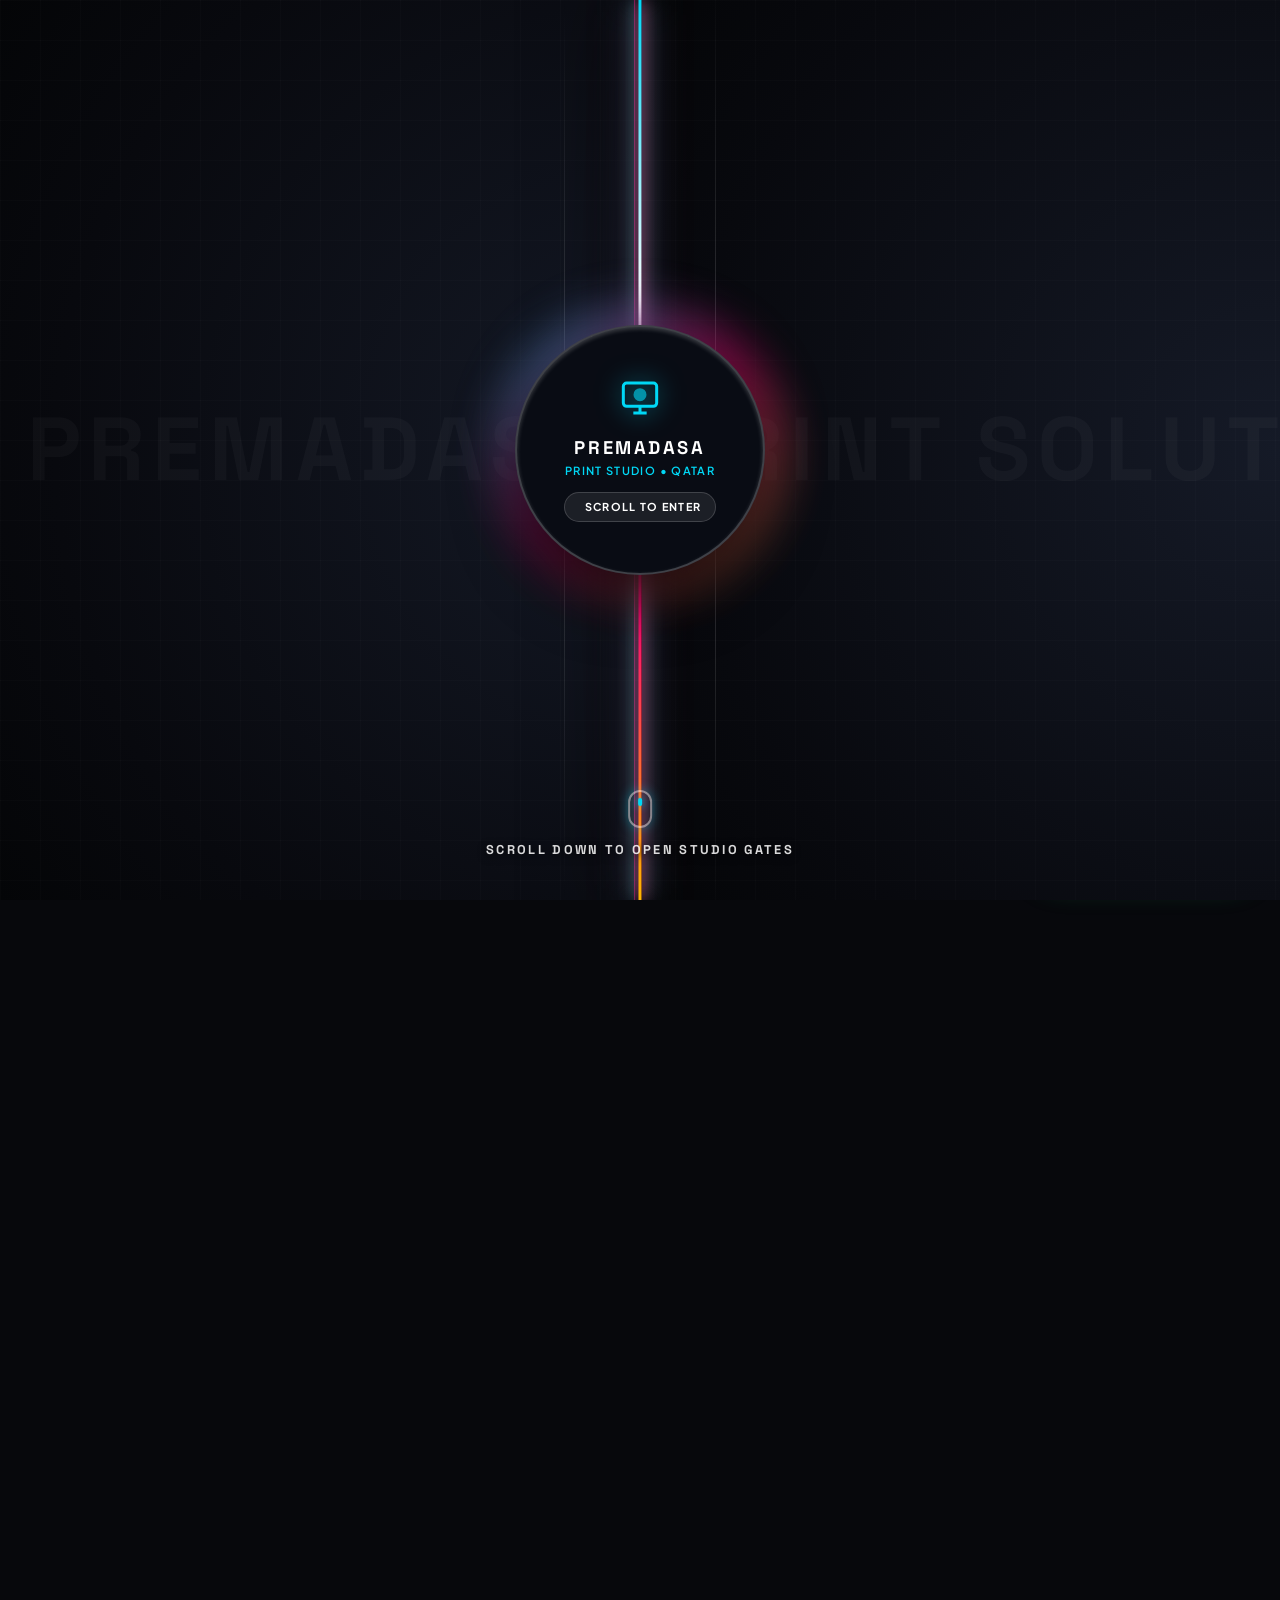
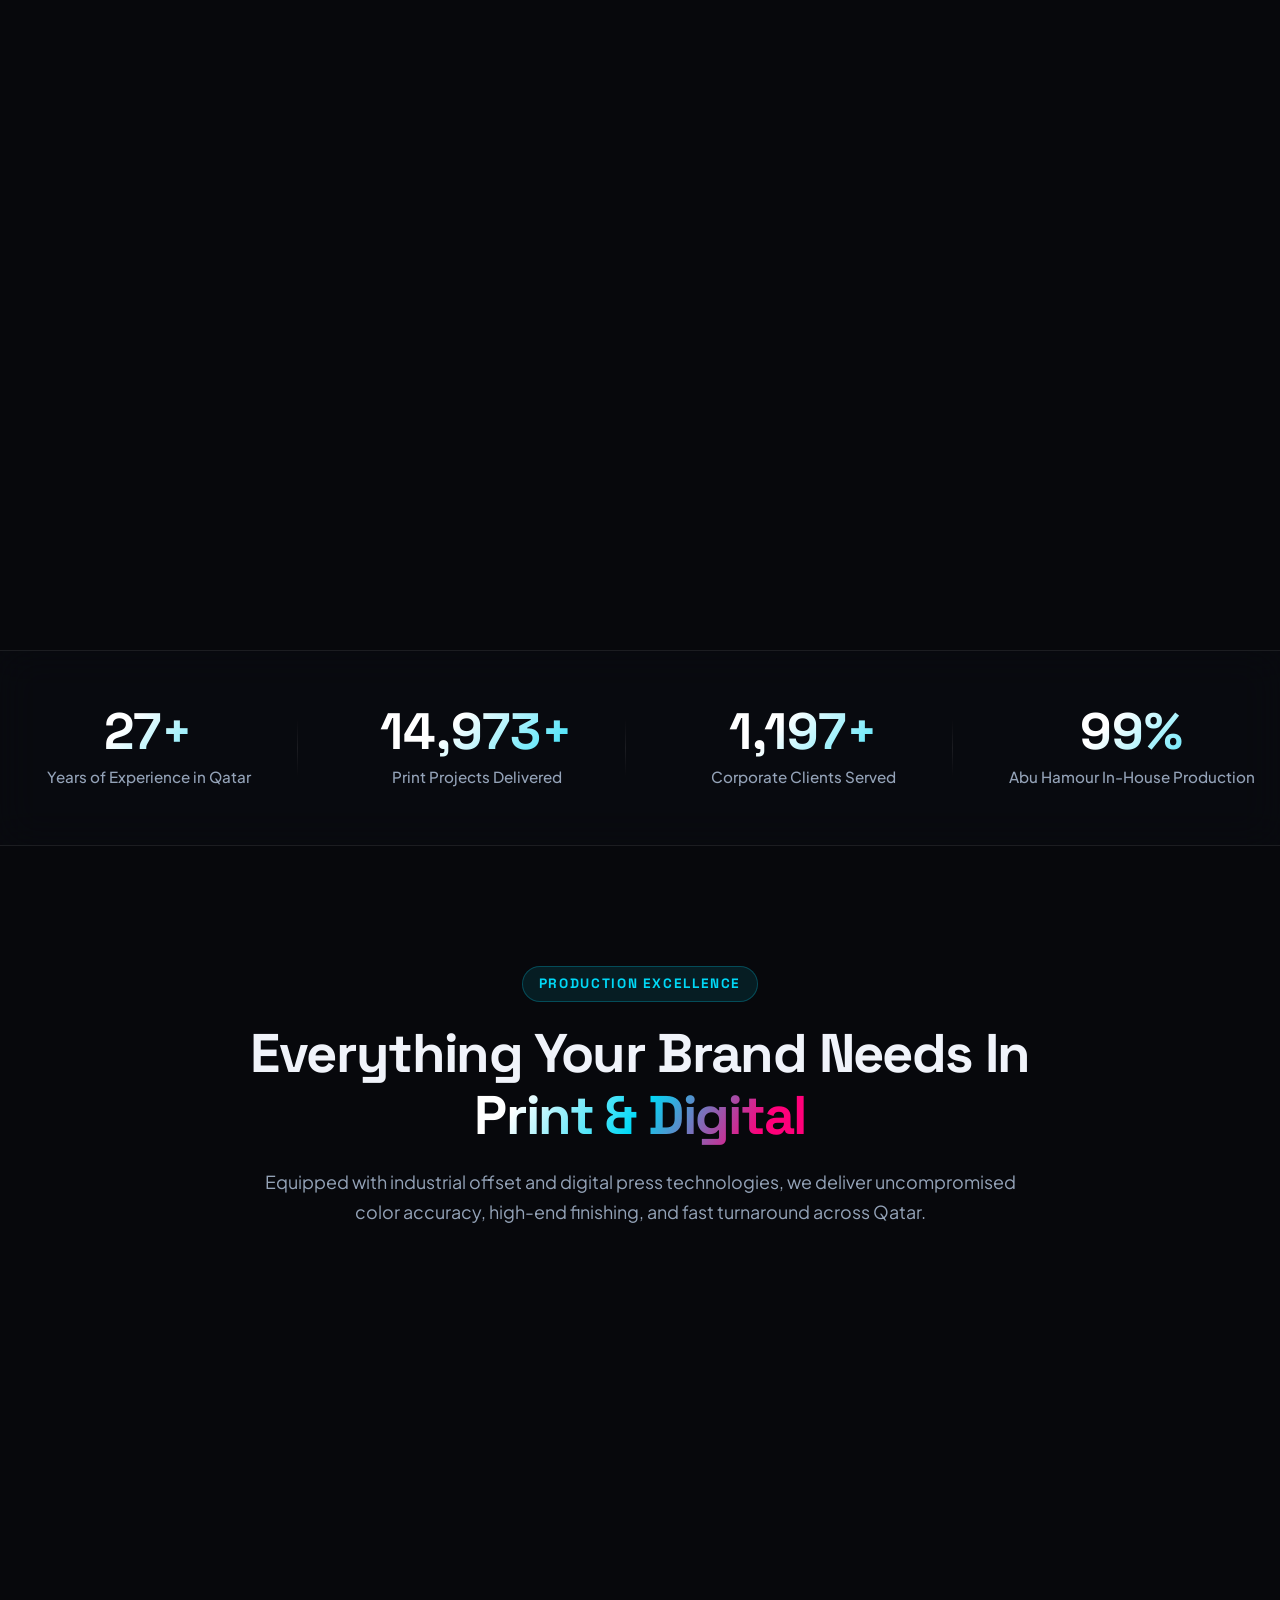
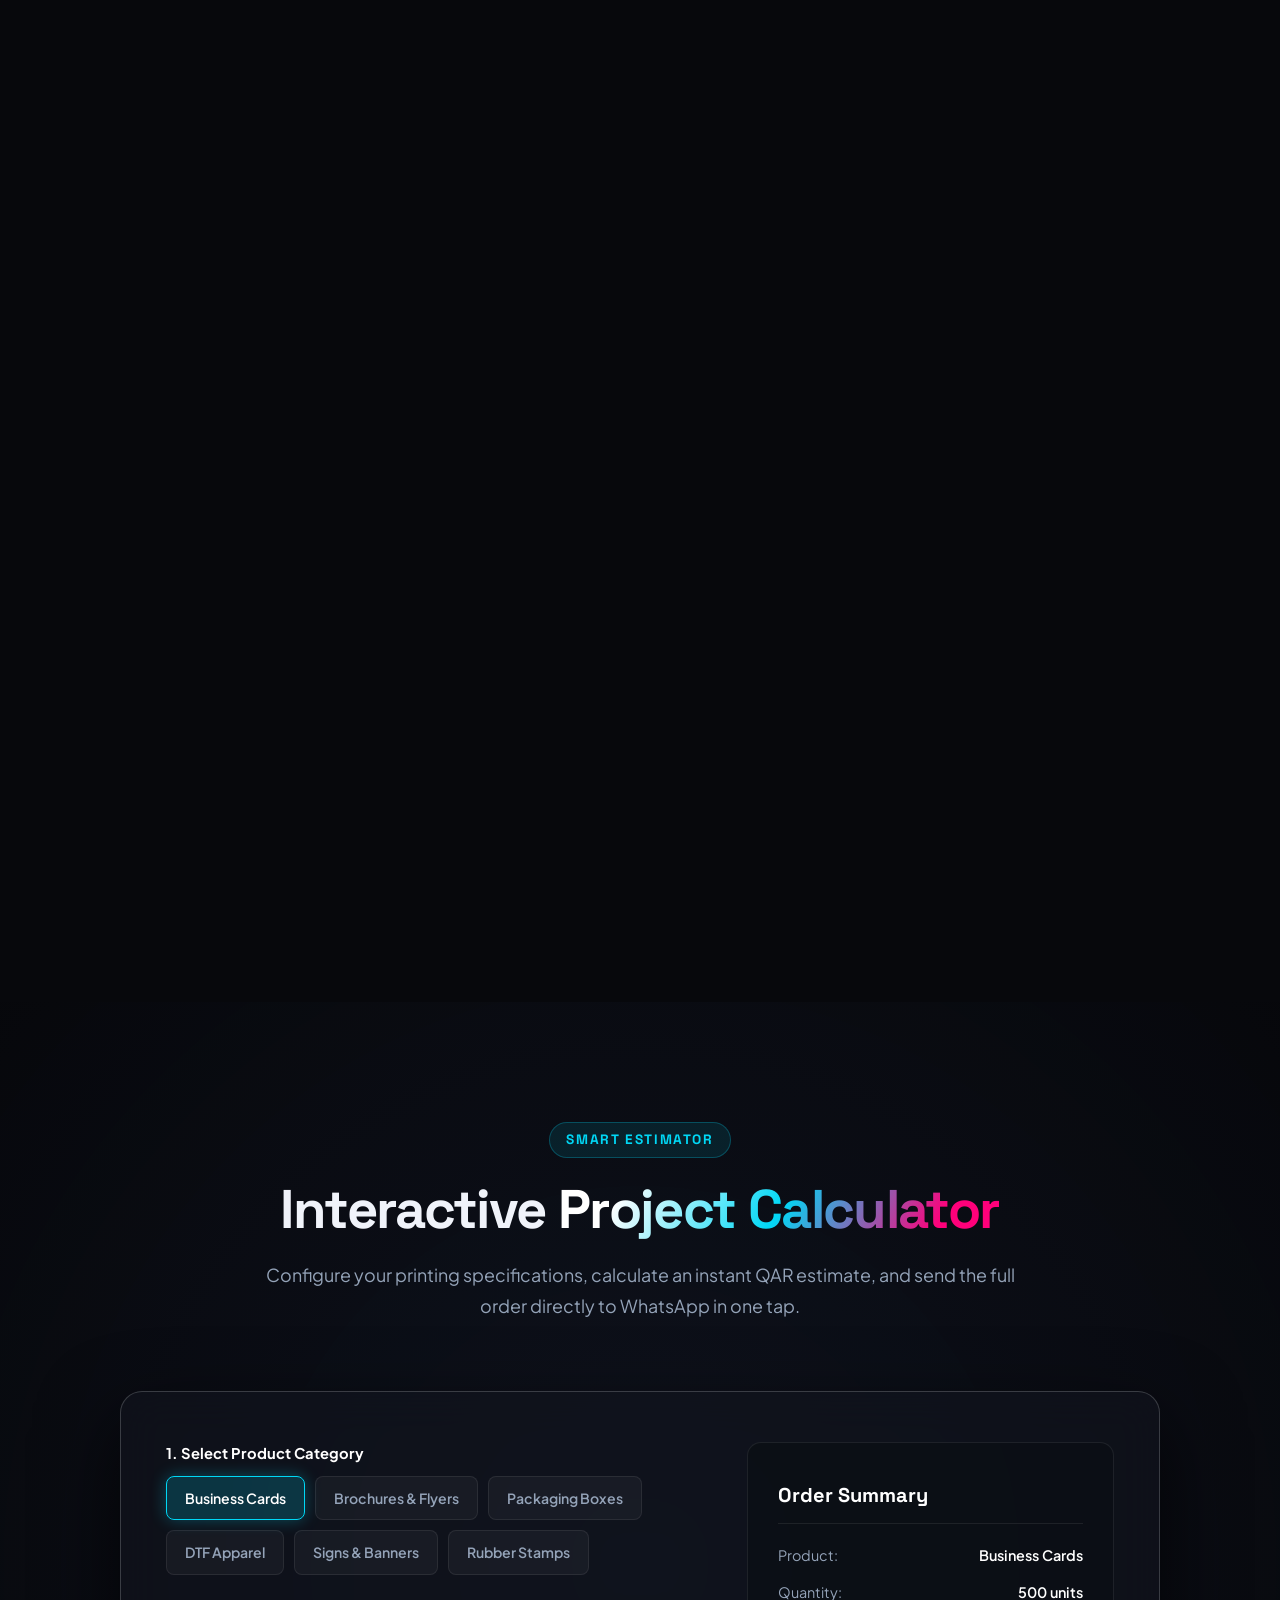
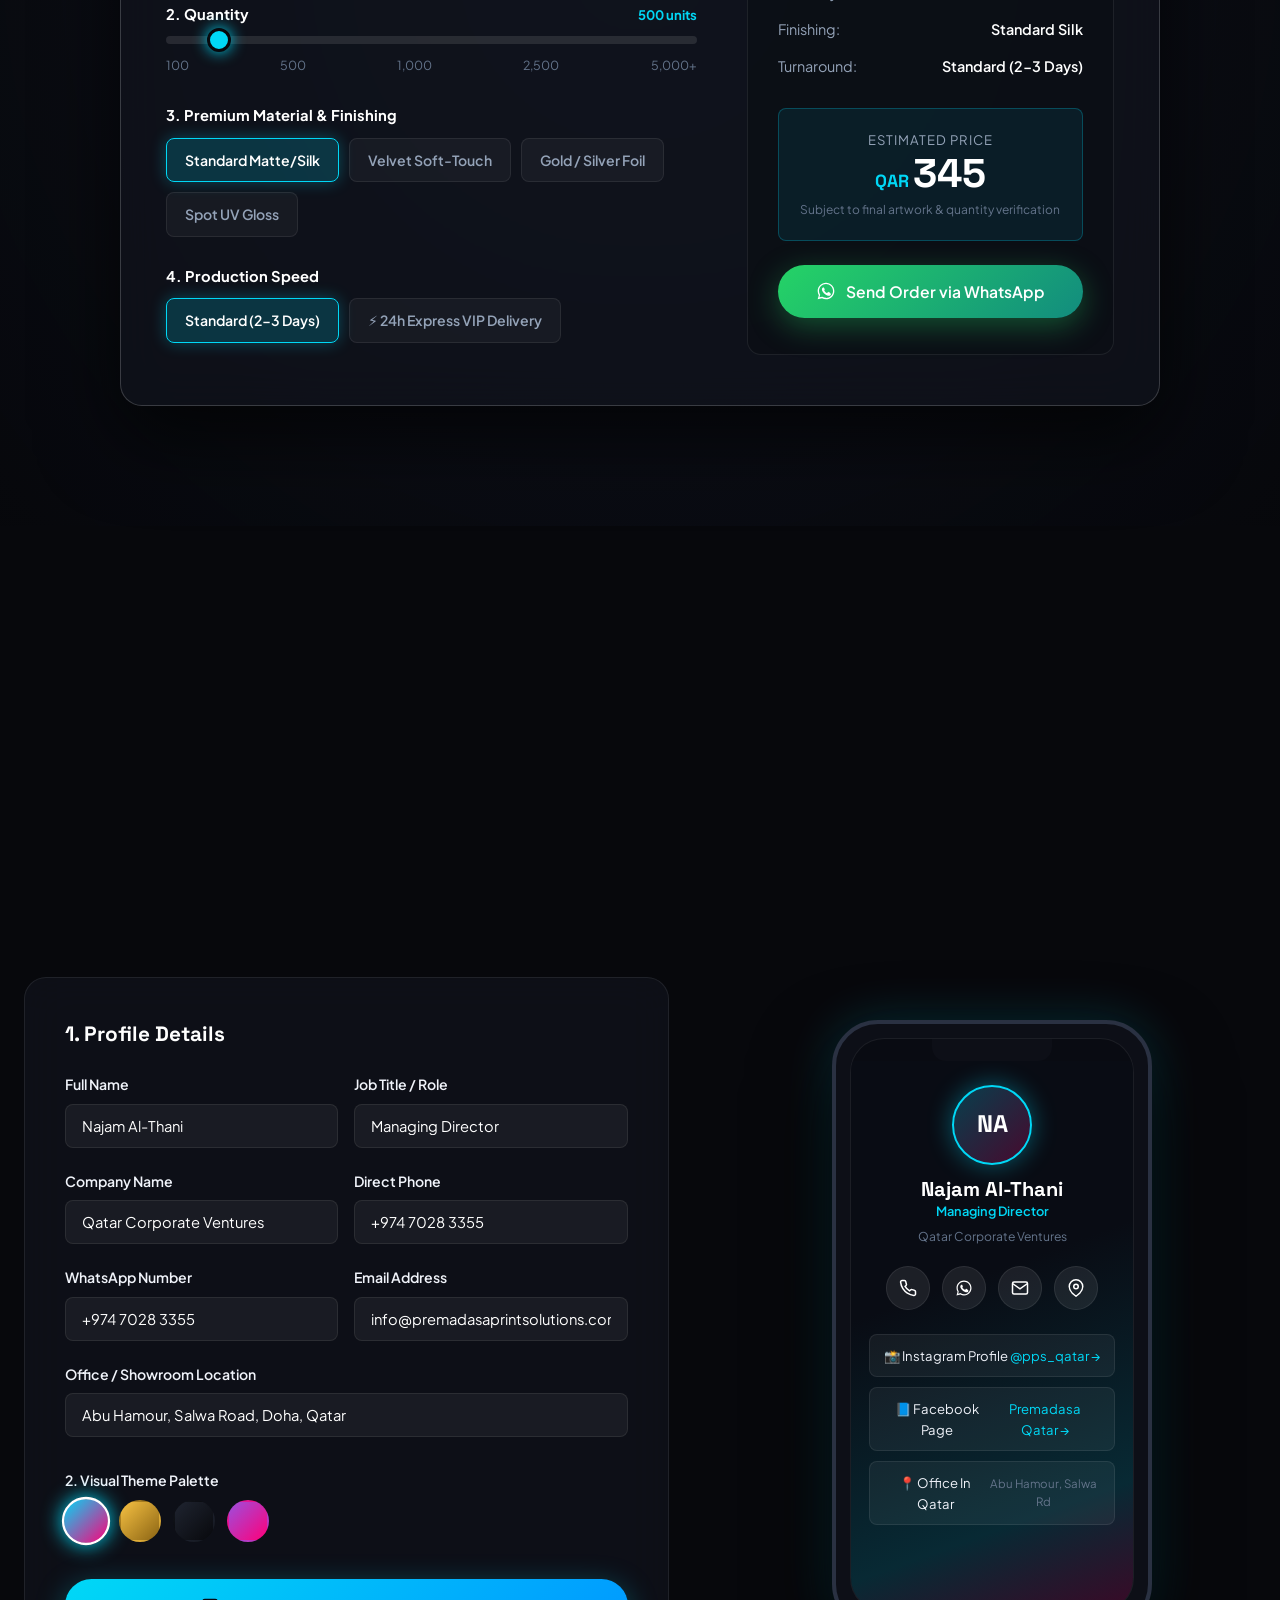
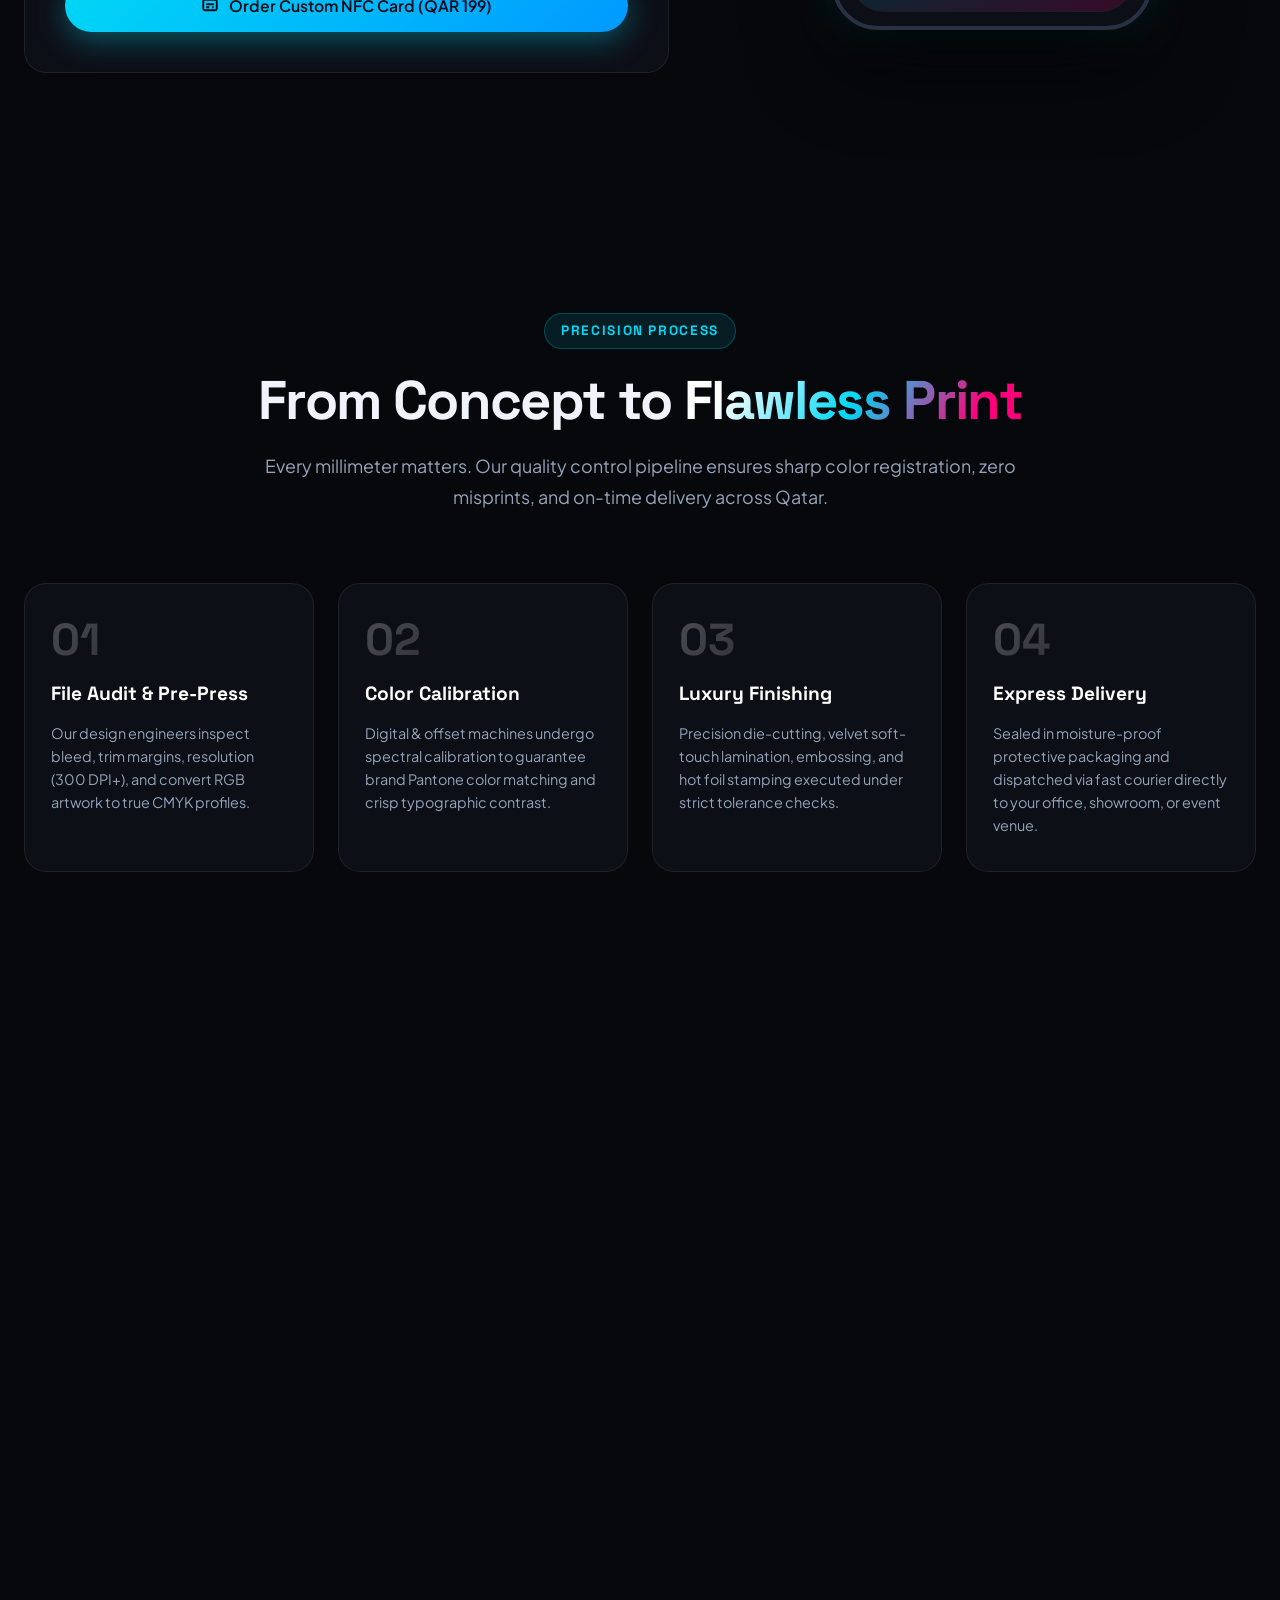
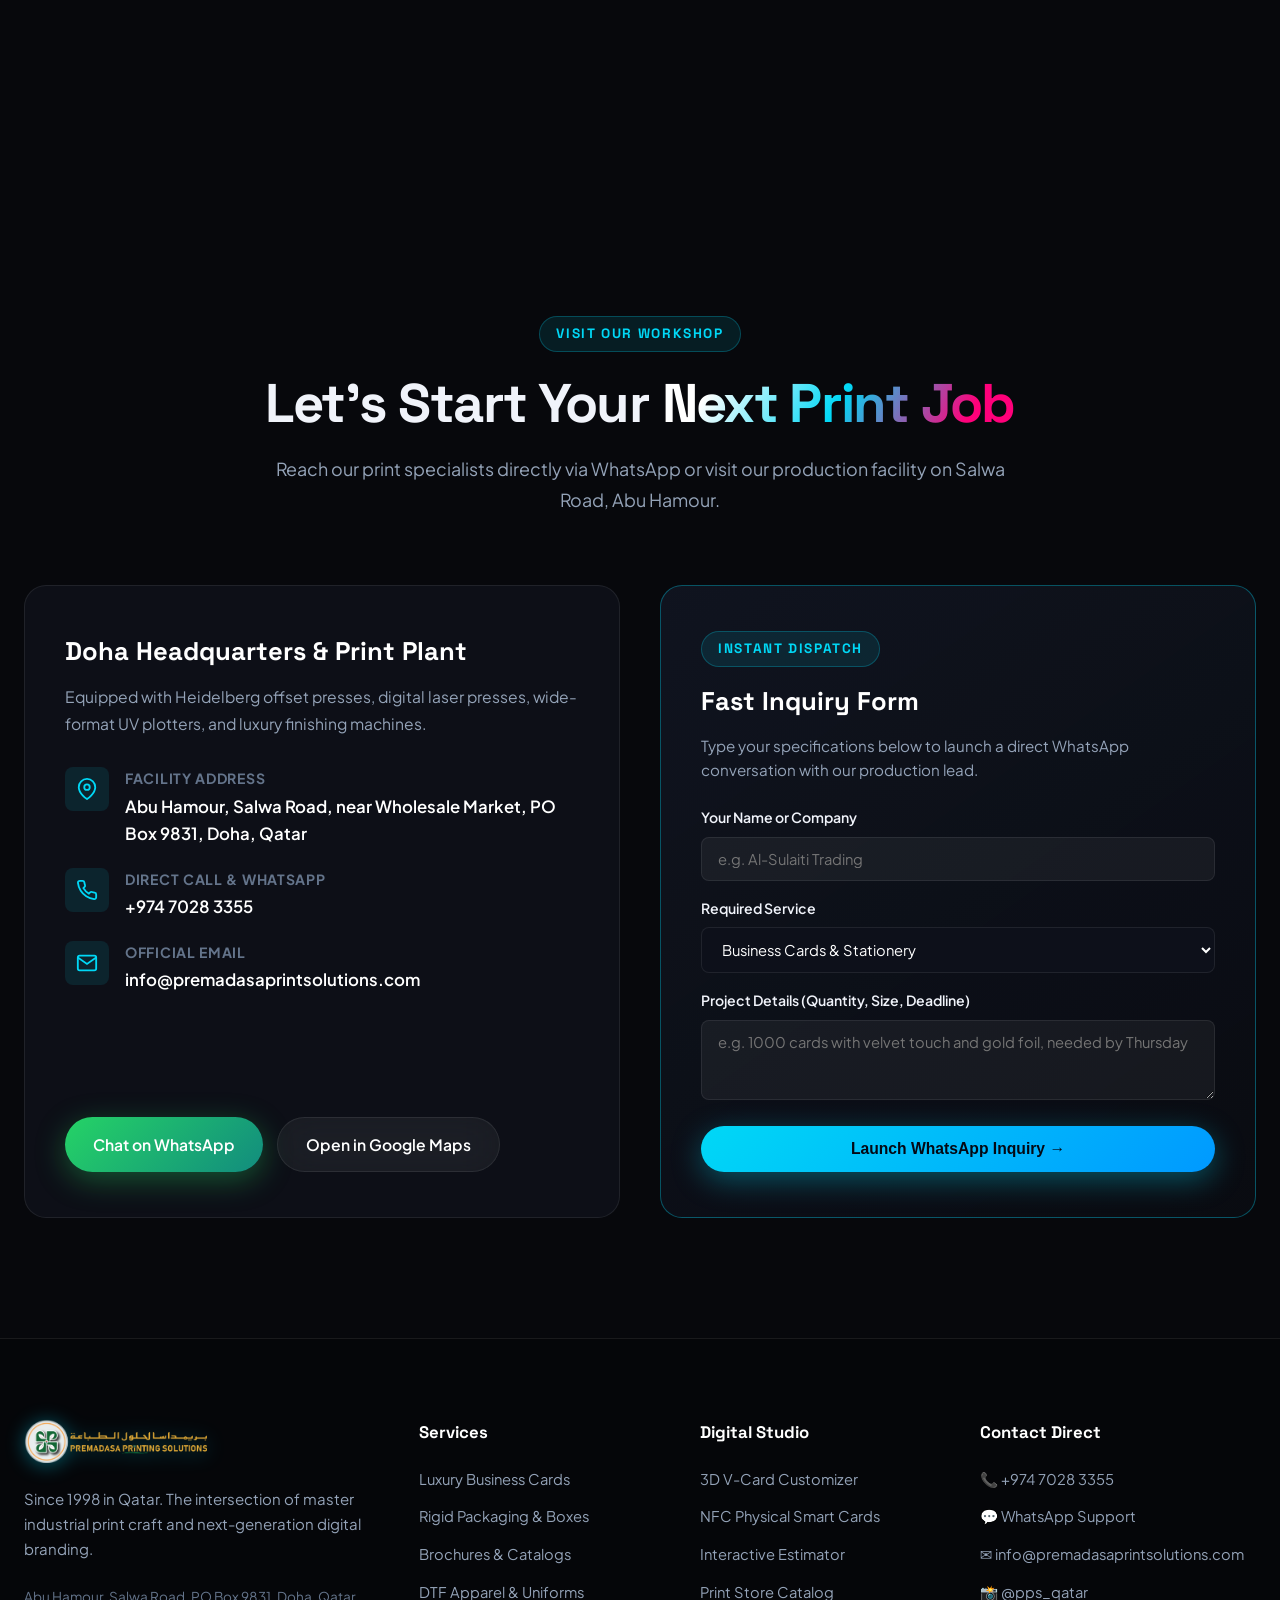
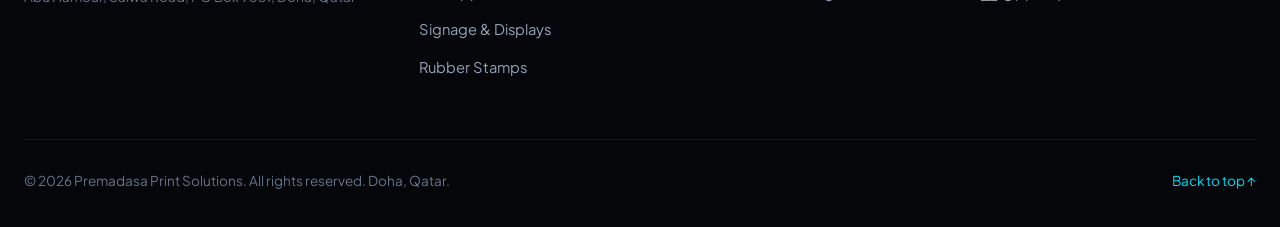
<file: index.html>
<!DOCTYPE html>
<html lang="en">
<head>
  <meta charset="utf-8">
  <meta name="viewport" content="width=device-width, initial-scale=1.0">
  <title>Premadasa Print Solutions | Qatar's Premier Print & Digital Studio</title>
  <meta name="description" content="Premadasa Print Solutions in Qatar. Ultra-premium digital printing, offset printing, packaging, signage, DTF apparel, rubber stamps, and animated NFC digital V-Cards.">
  
  <!-- Favicon -->
  <link rel="icon" type="image/svg+xml" href="favicon.svg">
  <link rel="alternate icon" href="favicon.svg">
  
  <!-- Canonical & SEO -->
  <link rel="canonical" href="https://premadasaprintsolutions.com/">
  <meta property="og:title" content="Premadasa Print Solutions | Luxury Printing & Digital V-Cards">
  <meta property="og:description" content="High-impact commercial printing, luxury packaging, signage, DTF apparel, and smart NFC digital cards in Doha, Qatar.">
  <meta property="og:image" content="assets/premadasa-logo.png">
  <meta property="og:url" content="https://premadasaprintsolutions.com/">
  <meta property="og:type" content="website">
  <meta name="twitter:card" content="summary_large_image">
  
  <!-- Stylesheet -->
  <link rel="stylesheet" href="styles.css">
</head>
<body class="gate-closed">

  <!-- Top Scroll Progress Bar -->
  <div id="scrollProgress" aria-hidden="true"></div>

  <!-- GRAND PORTAL / GATE OPENING SCENE -->
  <div class="studio-gate-portal" id="studioGatePortal" aria-label="Premadasa Studio Entrance Portal">
    <!-- Left Door Leaf -->
    <div class="gate-leaf gate-leaf-left" id="gateLeafLeft">
      <div class="gate-surface">
        <div class="gate-lines"></div>
        <div class="gate-glow-trim gate-glow-cyan"></div>
        <div class="gate-watermark">PREMADASA</div>
      </div>
    </div>

    <!-- Right Door Leaf -->
    <div class="gate-leaf gate-leaf-right" id="gateLeafRight">
      <div class="gate-surface">
        <div class="gate-lines"></div>
        <div class="gate-glow-trim gate-glow-magenta"></div>
        <div class="gate-watermark">PRINT SOLUTIONS</div>
      </div>
    </div>

    <!-- Center Energy Laser Seam -->
    <div class="gate-seam-laser" id="gateSeamLaser"></div>

    <!-- Center Crest / Seal Mechanism -->
    <div class="gate-seal-center" id="gateSealCenter" title="Click or Scroll to Open">
      <div class="seal-glow-ring"></div>
      <div class="seal-core">
        <div class="seal-icon">
          <svg width="40" height="40" viewBox="0 0 24 24" fill="none" stroke="currentColor" stroke-width="1.8">
            <rect x="2" y="3" width="20" height="14" rx="2" ry="2"/>
            <line x1="8" y1="21" x2="16" y2="21"/>
            <line x1="12" y1="17" x2="12" y2="21"/>
            <circle cx="12" cy="10" r="3" fill="var(--cmyk-cyan)" opacity="0.6"/>
          </svg>
        </div>
        <span class="seal-title">PREMADASA</span>
        <span class="seal-subtitle">PRINT STUDIO • QATAR</span>
        <div class="seal-status">
          <span class="seal-status-dot"></span>
          <span>SCROLL TO ENTER</span>
        </div>
      </div>
    </div>

    <!-- Scroll Down Prompt Indicator -->
    <div class="gate-scroll-cue" id="gateScrollCue" title="Click or Scroll to Open">
      <div class="mouse-icon">
        <div class="wheel-dot"></div>
      </div>
      <span class="cue-label">SCROLL DOWN TO OPEN STUDIO GATES</span>
    </div>
  </div>

  <!-- Ambient CMYK Fluid Canvas & Glow Background -->
  <div class="ambient-bg" aria-hidden="true">
    <canvas id="inkCanvas"></canvas>
    <div class="glow-orb glow-orb-cyan"></div>
    <div class="glow-orb glow-orb-magenta"></div>
    <div class="glow-orb glow-orb-yellow"></div>
    <div class="noise-overlay"></div>
  </div>

  <!-- Header & Navigation -->
  <header class="site-nav" id="top">
    <div class="nav-container">
      <a class="brand-link" href="#top" aria-label="Premadasa Print Solutions Home">
        <img class="brand-logo-img" src="assets/premadasa-logo.png" alt="Premadasa Print Solutions">
      </a>

      <nav aria-label="Main Navigation">
        <ul class="nav-menu" id="navMenu">
          <li><a class="nav-item-link active" href="#top">Home</a></li>
          <li><a class="nav-item-link" href="#services">Services</a></li>
          <li><a class="nav-item-link" href="#estimator">Price Estimator</a></li>
          <li><a class="nav-item-link" href="#vcard-studio">3D V-Card</a></li>
          <li><a class="nav-item-link" href="#process">Process</a></li>
          <li><a class="nav-item-link" href="#reviews">Reviews</a></li>
          <li><a class="nav-item-link" href="#contact">Contact</a></li>
          <li><a class="nav-item-link" href="store.html">Store Catalog</a></li>
        </ul>
      </nav>

      <div class="nav-actions">
        <a class="btn-nav-quote" href="#estimator">
          <span>Instant Quote</span>
          <svg width="14" height="14" viewBox="0 0 24 24" fill="none" stroke="currentColor" stroke-width="2.5" stroke-linecap="round" stroke-linejoin="round"><path d="M5 12h14M12 5l7 7-7 7"/></svg>
        </a>
        <button class="mobile-toggle" id="mobileToggle" aria-label="Toggle navigation menu" aria-expanded="false">
          <span class="hamburger-line"></span>
          <span class="hamburger-line"></span>
          <span class="hamburger-line"></span>
        </button>
      </div>
    </div>
    <div class="nav-laser-line" aria-hidden="true"></div>
  </header>

  <main>
    <!-- PINNED HERO SCROLL SEQUENCE (Locks viewport while cards fan out) -->
    <div class="hero-pinned-wrapper" id="heroPinnedWrapper">
      <section class="hero-section hero-sticky-stage" id="heroStickyStage">
        <div class="container hero-grid">
        <div class="hero-content reveal">
          <div class="eyebrow">
            <span class="eyebrow-dot"></span>
            <span>28+ Years of Craftsmanship in Qatar • Since 1998</span>
          </div>
          <h1 class="hero-title">
            Crafting <span class="gradient-text">Print Excellence</span> & Smart Digital Profiles.
          </h1>
          <p class="hero-desc">
            From precision offset printing and luxury packaging to high-impact signage, DTF apparel, and animated NFC digital V-Cards. Engineered to elevate Qatar’s leading brands.
          </p>
          <div class="hero-actions">
            <a class="btn btn-primary" href="#estimator">
              <svg width="18" height="18" viewBox="0 0 24 24" fill="none" stroke="currentColor" stroke-width="2" stroke-linecap="round" stroke-linejoin="round"><rect x="2" y="3" width="20" height="14" rx="2" ry="2"/><line x1="8" y1="21" x2="16" y2="21"/><line x1="12" y1="17" x2="12" y2="21"/></svg>
              <span>Instant Price Calculator</span>
            </a>
            <a class="btn btn-whatsapp" href="https://wa.me/97470283355?text=Hello%20Premadasa%20Print%20Solutions!%20I%20would%20like%20to%20inquire%20about%20a%20print%20project." target="_blank" rel="noopener">
              <svg width="18" height="18" viewBox="0 0 24 24" fill="currentColor"><path d="M12 2C6.5 2 2 6.5 2 12c0 1.8.5 3.5 1.4 5L2 22l5.2-1.4c1.5.8 3.1 1.4 4.8 1.4 5.5 0 10-4.5 10-10S17.5 2 12 2zm0 18.2c-1.5 0-3-.4-4.3-1.2l-.3-.2-3.2.8.8-3.1-.2-.3C4 14.8 3.6 13.4 3.6 12c0-4.6 3.8-8.4 8.4-8.4 4.6 0 8.4 3.8 8.4 8.4 0 4.6-3.8 8.4-8.4 8.4zm4.6-6.3c-.2-.1-1.5-.7-1.7-.8-.2-.1-.4-.1-.5.1-.2.2-.6.8-.8 1-.1.1-.3.2-.5.1-.2-.1-1-.4-1.9-1.2-.7-.6-1.2-1.4-1.3-1.6-.1-.2 0-.4.1-.5.1-.1.2-.2.3-.4.1-.1.1-.2.2-.3 0-.1 0-.3-.1-.4s-.5-1.3-.7-1.8c-.2-.5-.4-.4-.5-.4h-.5c-.2 0-.5.1-.7.3-.2.2-.9.9-.9 2.2 0 1.3 1 2.5 1.1 2.7.1.2 1.9 2.9 4.6 4.1.6.3 1.1.5 1.5.6.7.2 1.3.2 1.7.1.5-.1 1.5-.6 1.7-1.2.2-.6.2-1.1.1-1.2-.1-.1-.3-.2-.5-.3z"/></svg>
              <span>WhatsApp Direct</span>
            </a>
            <a class="btn btn-glass" href="#vcard-studio">
              <span>Try 3D V-Card</span>
            </a>
          </div>
          <div class="hero-highlights">
            <div class="highlight-item">
              <span class="highlight-icon"><svg width="18" height="18" viewBox="0 0 24 24" fill="none" stroke="currentColor" stroke-width="2.5"><polyline points="20 6 9 17 4 12"/></svg></span>
              <span>24h Express VIP Delivery</span>
            </div>
            <div class="highlight-item">
              <span class="highlight-icon"><svg width="18" height="18" viewBox="0 0 24 24" fill="none" stroke="currentColor" stroke-width="2.5"><polyline points="20 6 9 17 4 12"/></svg></span>
              <span>Qatar-Wide Logistics</span>
            </div>
            <div class="highlight-item">
              <span class="highlight-icon"><svg width="18" height="18" viewBox="0 0 24 24" fill="none" stroke="currentColor" stroke-width="2.5"><polyline points="20 6 9 17 4 12"/></svg></span>
              <span>Full Color CMYK & Spot UV</span>
            </div>
          </div>
        </div>

        <!-- 3D Interactive Card Deck -->
        <div class="hero-3d-stage reveal-scale" aria-label="Interactive 3D Print Finishes Showcase">
          <div class="floating-badge floating-badge-1">
            <span style="color: var(--cmyk-cyan);">✦</span>
            <span>Ultra Velvet Soft-Touch</span>
          </div>
          <div class="floating-badge floating-badge-2">
            <span style="color: var(--accent-gold);">★</span>
            <span>Smart NFC & Gold Foil</span>
          </div>

          <div class="hero-card-deck">
            <!-- Background Card: Holographic Magenta -->
            <div class="tilt-card card-tertiary">
              <div class="card-top">
                <div class="card-chip"><span></span><span></span><span></span><span></span><span></span><span></span></div>
                <span style="font-family: var(--font-display); font-size: 0.82rem; font-weight: 700; color: var(--cmyk-magenta); letter-spacing: 0.12em; text-transform: uppercase;">✦ SMART NFC</span>
              </div>
              <div class="card-mid">
                <h3 class="card-holder-name">Animated V-Card</h3>
                <p class="card-holder-title">Tap to Connect</p>
                <div class="card-specs"><span>Dynamic QR Code</span> • <span>Cloud Sync</span></div>
              </div>
              <div class="card-bottom">
                <div class="card-nfc-tag">
                  <svg class="card-nfc-icon" viewBox="0 0 24 24" fill="none" stroke="currentColor" stroke-width="2"><path d="M6 8a6 6 0 0 1 12 0c0 7 3 9 3 9H3s3-2 3-9"/></svg>
                  <span>NFC Enabled</span>
                </div>
                <span class="card-finish-badge">Holographic Magenta</span>
              </div>
            </div>

            <!-- Midground Card: Luxury Gold Foil -->
            <div class="tilt-card card-secondary">
              <div class="card-top">
                <div class="card-chip"><span></span><span></span><span></span><span></span><span></span><span></span></div>
                <span style="font-family: var(--font-display); font-size: 0.82rem; font-weight: 700; color: var(--accent-gold); letter-spacing: 0.12em; text-transform: uppercase;">★ 24K GOLD FOIL</span>
              </div>
              <div class="card-mid">
                <h3 class="card-holder-name" style="color: var(--accent-gold);">Corporate Identity</h3>
                <p class="card-holder-title" style="color: #fff;">Luxury Embossed</p>
                <div class="card-specs"><span>600 GSM Cotton Paper</span> • <span>Gold Edge</span></div>
              </div>
              <div class="card-bottom">
                <div class="card-nfc-tag">
                  <svg class="card-nfc-icon" style="stroke: var(--accent-gold);" viewBox="0 0 24 24" fill="none" stroke="currentColor" stroke-width="2"><circle cx="12" cy="12" r="10"/><path d="m9 12 2 2 4-4"/></svg>
                  <span>Master Finish</span>
                </div>
                <span class="card-finish-badge" style="border-color: rgba(245, 192, 66, 0.4); background: rgba(245, 192, 66, 0.15); color: var(--accent-gold);">24k Metallic Foil</span>
              </div>
            </div>

            <!-- Foreground Card: Premium Velvet Card -->
            <div class="tilt-card card-main">
              <div class="card-top">
                <div class="card-chip"><span></span><span></span><span></span><span></span><span></span><span></span></div>
                <img class="card-brand-logo" src="assets/premadasa-logo.png" alt="PPS Logo">
              </div>
              <div class="card-mid">
                <h3 class="card-holder-name">Premadasa Print Solutions</h3>
                <p class="card-holder-title">Executive Edition</p>
                <div class="card-specs"><span>Velvet Soft-Touch</span> • <span>Spot UV Gloss</span></div>
              </div>
              <div class="card-bottom">
                <div class="card-nfc-tag">
                  <svg class="card-nfc-icon" viewBox="0 0 24 24" fill="none" stroke="currentColor" stroke-width="2"><path d="M4 4h16c1.1 0 2 .9 2 2v12c0 1.1-.9 2-2 2H4c-1.1 0-2-.9-2-2V6c0-1.1.9-2 2-2z"/><polyline points="22,6 12,13 2,6"/></svg>
                  <span>Doha, Qatar</span>
                </div>
                <span class="card-finish-badge">CMYK Master Press</span>
              </div>
            </div>
          </div>
        </div>
      </div>
    </section>
  </div>

  <!-- METRICS & TRUST SECTION -->
    <section class="metrics-section" aria-label="Company Statistics">
      <div class="container">
        <div class="metrics-grid">
          <div class="metric-box reveal">
            <div class="metric-number" data-target="28" data-suffix="+">0</div>
            <div class="metric-label">Years of Experience in Qatar</div>
          </div>
          <div class="metric-box reveal">
            <div class="metric-number" data-target="15000" data-suffix="+">0</div>
            <div class="metric-label">Print Projects Delivered</div>
          </div>
          <div class="metric-box reveal">
            <div class="metric-number" data-target="1200" data-suffix="+">0</div>
            <div class="metric-label">Corporate Clients Served</div>
          </div>
          <div class="metric-box reveal">
            <div class="metric-number" data-target="100" data-suffix="%">0</div>
            <div class="metric-label">Abu Hamour In-House Production</div>
          </div>
        </div>
      </div>
    </section>

    <!-- SERVICES SHOWCASE SECTION -->
    <section class="section services-section" id="services">
      <div class="container">
        <div class="section-header reveal">
          <div class="eyebrow">Production Excellence</div>
          <h2 class="section-title">Everything Your Brand Needs In <span class="gradient-text">Print & Digital</span></h2>
          <p class="section-subtitle">
            Equipped with industrial offset and digital press technologies, we deliver uncompromised color accuracy, high-end finishing, and fast turnaround across Qatar.
          </p>
        </div>

        <!-- Filter Buttons -->
        <div class="services-filters reveal">
          <button class="filter-btn active" data-filter="all">All Services</button>
          <button class="filter-btn" data-filter="print">Commercial Print</button>
          <button class="filter-btn" data-filter="packaging">Packaging & Boxes</button>
          <button class="filter-btn" data-filter="signage">Signage & Displays</button>
          <button class="filter-btn" data-filter="apparel">Apparel & Uniforms</button>
          <button class="filter-btn" data-filter="digital">Digital V-Cards</button>
        </div>

        <!-- Services Grid -->
        <div class="services-grid">
          <!-- Service 1: Business Cards -->
          <article class="service-card reveal" data-category="print">
            <div class="service-icon-box">
              <svg width="28" height="28" viewBox="0 0 24 24" fill="none" stroke="currentColor" stroke-width="2" stroke-linecap="round" stroke-linejoin="round"><rect x="2" y="5" width="20" height="14" rx="2"/><line x1="2" y1="10" x2="22" y2="10"/></svg>
            </div>
            <h3 class="service-title">Luxury Business Cards</h3>
            <p class="service-desc">Ultra-thick cotton cards, velvet soft-touch lamination, raised spot gloss UV, and precision hot foil stamping in gold, rose-gold, and silver.</p>
            <ul class="service-specs-list">
              <li><svg width="14" height="14" viewBox="0 0 24 24" fill="none" stroke="currentColor" stroke-width="2.5"><polyline points="20 6 9 17 4 12"/></svg> 350 to 700 GSM Premium Stocks</li>
              <li><svg width="14" height="14" viewBox="0 0 24 24" fill="none" stroke="currentColor" stroke-width="2.5"><polyline points="20 6 9 17 4 12"/></svg> Metallic Gilded Edge Painting</li>
              <li><svg width="14" height="14" viewBox="0 0 24 24" fill="none" stroke="currentColor" stroke-width="2.5"><polyline points="20 6 9 17 4 12"/></svg> QR Code & NFC Integration</li>
            </ul>
            <div class="service-footer">
              <div class="turnaround-tag">Turnaround: <span>24-48 Hours</span></div>
              <a class="btn-service-action" href="#" data-whatsapp-product="Luxury Business Cards">
                <span>Order Cards</span>
                <svg width="14" height="14" viewBox="0 0 24 24" fill="none" stroke="currentColor" stroke-width="2"><path d="M5 12h14M12 5l7 7-7 7"/></svg>
              </a>
            </div>
          </article>

          <!-- Service 2: Packaging & Boxes -->
          <article class="service-card magenta reveal" data-category="packaging">
            <div class="service-icon-box">
              <svg width="28" height="28" viewBox="0 0 24 24" fill="none" stroke="currentColor" stroke-width="2" stroke-linecap="round" stroke-linejoin="round"><path d="M21 16V8a2 2 0 0 0-1-1.73l-7-4a2 2 0 0 0-2 0l-7 4A2 2 0 0 0 3 8v8a2 2 0 0 0 1 1.73l7 4a2 2 0 0 0 2 0l7-4A2 2 0 0 0 21 16z"/><polyline points="3.27 6.96 12 12.01 20.73 6.96"/><line x1="12" y1="22.08" x2="12" y2="12"/></svg>
            </div>
            <h3 class="service-title">Custom Packaging & Rigid Boxes</h3>
            <p class="service-desc">Magnetic closure luxury gift boxes, retail product packaging, bakery and perfume boxes, custom die-cut sleeves, and eco-friendly kraft bags.</p>
            <ul class="service-specs-list">
              <li><svg width="14" height="14" viewBox="0 0 24 24" fill="none" stroke="currentColor" stroke-width="2.5"><polyline points="20 6 9 17 4 12"/></svg> Custom Die-Cut Structural Engineering</li>
              <li><svg width="14" height="14" viewBox="0 0 24 24" fill="none" stroke="currentColor" stroke-width="2.5"><polyline points="20 6 9 17 4 12"/></svg> Food-Grade & Luxury Rigid Boards</li>
              <li><svg width="14" height="14" viewBox="0 0 24 24" fill="none" stroke="currentColor" stroke-width="2.5"><polyline points="20 6 9 17 4 12"/></svg> Embossed & Debossed Brand Logos</li>
            </ul>
            <div class="service-footer">
              <div class="turnaround-tag">Turnaround: <span>3-5 Days</span></div>
              <a class="btn-service-action" href="#" data-whatsapp-product="Custom Packaging & Boxes">
                <span>Inquire Packaging</span>
                <svg width="14" height="14" viewBox="0 0 24 24" fill="none" stroke="currentColor" stroke-width="2"><path d="M5 12h14M12 5l7 7-7 7"/></svg>
              </a>
            </div>
          </article>

          <!-- Service 3: Commercial Brochures & Flyers -->
          <article class="service-card reveal" data-category="print">
            <div class="service-icon-box">
              <svg width="28" height="28" viewBox="0 0 24 24" fill="none" stroke="currentColor" stroke-width="2" stroke-linecap="round" stroke-linejoin="round"><path d="M4 19.5A2.5 2.5 0 0 1 6.5 17H20"/><path d="M6.5 2H20v20H6.5A2.5 2.5 0 0 1 4 19.5v-15A2.5 2.5 0 0 1 6.5 2z"/></svg>
            </div>
            <h3 class="service-title">Corporate Catalogs & Brochures</h3>
            <p class="service-desc">Multi-page corporate profiles, restaurant menus, annual reports, trifold flyers, and exhibition promotional handouts printed in crisp high definition.</p>
            <ul class="service-specs-list">
              <li><svg width="14" height="14" viewBox="0 0 24 24" fill="none" stroke="currentColor" stroke-width="2.5"><polyline points="20 6 9 17 4 12"/></svg> Saddle-Stitch, Wire-O & Perfect Binding</li>
              <li><svg width="14" height="14" viewBox="0 0 24 24" fill="none" stroke="currentColor" stroke-width="2.5"><polyline points="20 6 9 17 4 12"/></svg> Gloss, Matte & Anti-Scratch Lamination</li>
              <li><svg width="14" height="14" viewBox="0 0 24 24" fill="none" stroke="currentColor" stroke-width="2.5"><polyline points="20 6 9 17 4 12"/></svg> High-Volume Offset Cost Efficiency</li>
            </ul>
            <div class="service-footer">
              <div class="turnaround-tag">Turnaround: <span>2-3 Days</span></div>
              <a class="btn-service-action" href="#" data-whatsapp-product="Catalogs & Brochures">
                <span>Get Print Quote</span>
                <svg width="14" height="14" viewBox="0 0 24 24" fill="none" stroke="currentColor" stroke-width="2"><path d="M5 12h14M12 5l7 7-7 7"/></svg>
              </a>
            </div>
          </article>

          <!-- Service 4: DTF T-Shirts & Uniforms -->
          <article class="service-card magenta reveal" data-category="apparel">
            <div class="service-icon-box">
              <svg width="28" height="28" viewBox="0 0 24 24" fill="none" stroke="currentColor" stroke-width="2" stroke-linecap="round" stroke-linejoin="round"><path d="M20.38 3.46 16 2a4 4 0 0 1-8 0L3.62 3.46a2 2 0 0 0-1.34 2.23l.58 3.47a1 1 0 0 0 .99.84H6v10c0 1.1.9 2 2 2h8a2 2 0 0 0 2-2V10h2.15a1 1 0 0 0 .99-.84l.58-3.47a2 2 0 0 0-1.34-2.23z"/></svg>
            </div>
            <h3 class="service-title">DTF Apparel & Workwear</h3>
            <p class="service-desc">Next-generation Direct-To-Film (DTF) transfers and screen printing on cotton T-shirts, polo shirts, executive vests, caps, and safety overalls.</p>
            <ul class="service-specs-list">
              <li><svg width="14" height="14" viewBox="0 0 24 24" fill="none" stroke="currentColor" stroke-width="2.5"><polyline points="20 6 9 17 4 12"/></svg> Wash-Resistant Vibrant Color Gamut</li>
              <li><svg width="14" height="14" viewBox="0 0 24 24" fill="none" stroke="currentColor" stroke-width="2.5"><polyline points="20 6 9 17 4 12"/></svg> Embroidery & Thermal Vinyl Transfer</li>
              <li><svg width="14" height="14" viewBox="0 0 24 24" fill="none" stroke="currentColor" stroke-width="2.5"><polyline points="20 6 9 17 4 12"/></svg> Single Samples to 10,000+ Runs</li>
            </ul>
            <div class="service-footer">
              <div class="turnaround-tag">Turnaround: <span>2-4 Days</span></div>
              <a class="btn-service-action" href="#" data-whatsapp-product="Apparel & Uniforms">
                <span>Order Apparel</span>
                <svg width="14" height="14" viewBox="0 0 24 24" fill="none" stroke="currentColor" stroke-width="2"><path d="M5 12h14M12 5l7 7-7 7"/></svg>
              </a>
            </div>
          </article>

          <!-- Service 5: Signage & Banners -->
          <article class="service-card gold reveal" data-category="signage">
            <div class="service-icon-box">
              <svg width="28" height="28" viewBox="0 0 24 24" fill="none" stroke="currentColor" stroke-width="2" stroke-linecap="round" stroke-linejoin="round"><path d="M21 15a2 2 0 0 1-2 2H7l-4 4V5a2 2 0 0 1 2-2h14a2 2 0 0 1 2 2z"/></svg>
            </div>
            <h3 class="service-title">Large Format Signage & Acrylic</h3>
            <p class="service-desc">Roll-up pop-up banners, 3D backlit acrylic reception letters, frosted vinyl window decals, trade-show booth graphics, and weather-proof outdoor flex.</p>
            <ul class="service-specs-list">
              <li><svg width="14" height="14" viewBox="0 0 24 24" fill="none" stroke="currentColor" stroke-width="2.5"><polyline points="20 6 9 17 4 12"/></svg> UV Flatbed Printing on Rigid Sheets</li>
              <li><svg width="14" height="14" viewBox="0 0 24 24" fill="none" stroke="currentColor" stroke-width="2.5"><polyline points="20 6 9 17 4 12"/></svg> Acrylic, Forex, Foam Board & Aluminum</li>
              <li><svg width="14" height="14" viewBox="0 0 24 24" fill="none" stroke="currentColor" stroke-width="2.5"><polyline points="20 6 9 17 4 12"/></svg> On-Site Installation Across Qatar</li>
            </ul>
            <div class="service-footer">
              <div class="turnaround-tag">Turnaround: <span>24-72 Hours</span></div>
              <a class="btn-service-action" href="#" data-whatsapp-product="Signage & Banners">
                <span>Signage Quote</span>
                <svg width="14" height="14" viewBox="0 0 24 24" fill="none" stroke="currentColor" stroke-width="2"><path d="M5 12h14M12 5l7 7-7 7"/></svg>
              </a>
            </div>
          </article>

          <!-- Service 6: Digital V-Cards -->
          <article class="service-card reveal" data-category="digital">
            <div class="service-icon-box">
              <svg width="28" height="28" viewBox="0 0 24 24" fill="none" stroke="currentColor" stroke-width="2" stroke-linecap="round" stroke-linejoin="round"><rect x="5" y="2" width="14" height="20" rx="2" ry="2"/><line x1="12" y1="18" x2="12.01" y2="18"/></svg>
            </div>
            <h3 class="service-title">Animated Digital NFC V-Cards</h3>
            <p class="service-desc">The future of networking in Qatar. One tap on any smartphone shares your digital bio, WhatsApp, catalog, location, and social links instantly.</p>
            <ul class="service-specs-list">
              <li><svg width="14" height="14" viewBox="0 0 24 24" fill="none" stroke="currentColor" stroke-width="2.5"><polyline points="20 6 9 17 4 12"/></svg> Physical Matte NFC Card + Online Profile</li>
              <li><svg width="14" height="14" viewBox="0 0 24 24" fill="none" stroke="currentColor" stroke-width="2.5"><polyline points="20 6 9 17 4 12"/></svg> No App Required (Works on iOS & Android)</li>
              <li><svg width="14" height="14" viewBox="0 0 24 24" fill="none" stroke="currentColor" stroke-width="2.5"><polyline points="20 6 9 17 4 12"/></svg> Real-Time Cloud Updates Anytime</li>
            </ul>
            <div class="service-footer">
              <div class="turnaround-tag">Turnaround: <span>Instant / 24h Card</span></div>
              <a class="btn-service-action" href="#vcard-studio">
                <span>Create V-Card</span>
                <svg width="14" height="14" viewBox="0 0 24 24" fill="none" stroke="currentColor" stroke-width="2"><path d="M5 12h14M12 5l7 7-7 7"/></svg>
              </a>
            </div>
          </article>
        </div>
      </div>
    </section>

    <!-- LIVE INTERACTIVE PRICE & ORDER ESTIMATOR -->
    <section class="section estimator-section" id="estimator">
      <div class="container">
        <div class="section-header reveal">
          <div class="eyebrow">Smart Estimator</div>
          <h2 class="section-title">Interactive <span class="gradient-text">Project Calculator</span></h2>
          <p class="section-subtitle">
            Configure your printing specifications, calculate an instant QAR estimate, and send the full order directly to WhatsApp in one tap.
          </p>
        </div>

        <div class="estimator-card reveal-scale">
          <!-- Estimator Inputs -->
          <form class="estimator-form" id="estimatorForm" onsubmit="event.preventDefault();">
            <!-- Product Selection -->
            <div class="field-group">
              <label class="field-label">1. Select Product Category</label>
              <div class="pill-selector">
                <label class="pill-option">
                  <input type="radio" name="product" value="Business Cards" checked>
                  <span class="pill-label">Business Cards</span>
                </label>
                <label class="pill-option">
                  <input type="radio" name="product" value="Brochures & Flyers">
                  <span class="pill-label">Brochures & Flyers</span>
                </label>
                <label class="pill-option">
                  <input type="radio" name="product" value="Packaging Boxes">
                  <span class="pill-label">Packaging Boxes</span>
                </label>
                <label class="pill-option">
                  <input type="radio" name="product" value="DTF T-Shirts & Caps">
                  <span class="pill-label">DTF Apparel</span>
                </label>
                <label class="pill-option">
                  <input type="radio" name="product" value="Signs & Banners">
                  <span class="pill-label">Signs & Banners</span>
                </label>
                <label class="pill-option">
                  <input type="radio" name="product" value="Rubber Stamps">
                  <span class="pill-label">Rubber Stamps</span>
                </label>
              </div>
            </div>

            <!-- Quantity Slider -->
            <div class="field-group">
              <div class="field-label">
                <span>2. Quantity</span>
                <span class="field-sublabel" id="qtyDisplay">500 units</span>
              </div>
              <div class="slider-wrap">
                <input class="custom-slider" id="qtySlider" type="range" min="100" max="5000" step="100" value="500">
                <div class="slider-ticks">
                  <span>100</span>
                  <span>500</span>
                  <span>1,000</span>
                  <span>2,500</span>
                  <span>5,000+</span>
                </div>
              </div>
            </div>

            <!-- Finishing Material -->
            <div class="field-group">
              <label class="field-label">3. Premium Material & Finishing</label>
              <div class="pill-selector">
                <label class="pill-option">
                  <input type="radio" name="finish" value="Standard Silk" checked>
                  <span class="pill-label">Standard Matte/Silk</span>
                </label>
                <label class="pill-option">
                  <input type="radio" name="finish" value="Velvet Soft-Touch">
                  <span class="pill-label">Velvet Soft-Touch</span>
                </label>
                <label class="pill-option">
                  <input type="radio" name="finish" value="Gold Foil Stamped">
                  <span class="pill-label">Gold / Silver Foil</span>
                </label>
                <label class="pill-option">
                  <input type="radio" name="finish" value="Spot Gloss UV">
                  <span class="pill-label">Spot UV Gloss</span>
                </label>
              </div>
            </div>

            <!-- Turnaround Speed -->
            <div class="field-group">
              <label class="field-label">4. Production Speed</label>
              <div class="pill-selector">
                <label class="pill-option">
                  <input type="radio" name="turnaround" value="Standard" checked>
                  <span class="pill-label">Standard (2-3 Days)</span>
                </label>
                <label class="pill-option">
                  <input type="radio" name="turnaround" value="Express VIP">
                  <span class="pill-label">⚡ 24h Express VIP Delivery</span>
                </label>
              </div>
            </div>
          </form>

          <!-- Live Summary & WhatsApp Action -->
          <div class="estimator-summary">
            <div>
              <h3 class="summary-heading">Order Summary</h3>
              <div class="summary-rows">
                <div class="summary-row">
                  <span>Product:</span>
                  <strong id="summaryProduct">Business Cards</strong>
                </div>
                <div class="summary-row">
                  <span>Quantity:</span>
                  <strong id="summaryQty">500 units</strong>
                </div>
                <div class="summary-row">
                  <span>Finishing:</span>
                  <strong id="summaryFinish">Standard Silk</strong>
                </div>
                <div class="summary-row">
                  <span>Turnaround:</span>
                  <strong id="summarySpeed">Standard (2-3 Days)</strong>
                </div>
              </div>
            </div>

            <div>
              <div class="price-box">
                <div class="price-label">Estimated Price</div>
                <div class="price-value"><span class="price-currency">QAR</span><span id="estimatedPrice">345</span></div>
                <p class="price-note">Subject to final artwork & quantity verification</p>
              </div>

              <a class="btn btn-whatsapp" id="btnEstimatorWhatsApp" href="#" target="_blank" rel="noopener" style="width: 100%;">
                <svg width="20" height="20" viewBox="0 0 24 24" fill="currentColor"><path d="M12 2C6.5 2 2 6.5 2 12c0 1.8.5 3.5 1.4 5L2 22l5.2-1.4c1.5.8 3.1 1.4 4.8 1.4 5.5 0 10-4.5 10-10S17.5 2 12 2zm0 18.2c-1.5 0-3-.4-4.3-1.2l-.3-.2-3.2.8.8-3.1-.2-.3C4 14.8 3.6 13.4 3.6 12c0-4.6 3.8-8.4 8.4-8.4 4.6 0 8.4 3.8 8.4 8.4 0 4.6-3.8 8.4-8.4 8.4zm4.6-6.3c-.2-.1-1.5-.7-1.7-.8-.2-.1-.4-.1-.5.1-.2.2-.6.8-.8 1-.1.1-.3.2-.5.1-.2-.1-1-.4-1.9-1.2-.7-.6-1.2-1.4-1.3-1.6-.1-.2 0-.4.1-.5.1-.1.2-.2.3-.4.1-.1.1-.2.2-.3 0-.1 0-.3-.1-.4s-.5-1.3-.7-1.8c-.2-.5-.4-.4-.5-.4h-.5c-.2 0-.5.1-.7.3-.2.2-.9.9-.9 2.2 0 1.3 1 2.5 1.1 2.7.1.2 1.9 2.9 4.6 4.1.6.3 1.1.5 1.5.6.7.2 1.3.2 1.7.1.5-.1 1.5-.6 1.7-1.2.2-.6.2-1.1.1-1.2-.1-.1-.3-.2-.5-.3z"/></svg>
                <span>Send Order via WhatsApp</span>
              </a>
            </div>
          </div>
        </div>
      </div>
    </section>

    <!-- INTERACTIVE 3D V-CARD STUDIO -->
    <section class="section vcard-section" id="vcard-studio">
      <div class="container">
        <div class="section-header reveal">
          <div class="eyebrow">Smart Networking</div>
          <h2 class="section-title">Customize Your <span class="gradient-text">Digital V-Card</span> Live</h2>
          <p class="section-subtitle">
            See how your digital identity looks in real-time. Choose a luxury theme, type your information, and order physical NFC cards paired with an animated cloud profile.
          </p>
        </div>

        <div class="vcard-studio-grid">
          <!-- Customizer Inputs -->
          <div class="vcard-customizer reveal">
            <h3 style="font-family: var(--font-display); font-size: 1.3rem; color: #fff;">1. Profile Details</h3>
            
            <div class="vcard-input-row">
              <label class="customizer-label">
                <span>Full Name</span>
                <input class="customizer-input" id="vcardInputName" type="text" value="Najam Al-Thani">
              </label>
              <label class="customizer-label">
                <span>Job Title / Role</span>
                <input class="customizer-input" id="vcardInputRole" type="text" value="Managing Director">
              </label>
            </div>

            <div class="vcard-input-row">
              <label class="customizer-label">
                <span>Company Name</span>
                <input class="customizer-input" id="vcardInputCompany" type="text" value="Qatar Corporate Ventures">
              </label>
              <label class="customizer-label">
                <span>Direct Phone</span>
                <input class="customizer-input" id="vcardInputPhone" type="text" value="+974 7028 3355">
              </label>
            </div>

            <div class="vcard-input-row">
              <label class="customizer-label">
                <span>WhatsApp Number</span>
                <input class="customizer-input" id="vcardInputWhatsApp" type="text" value="+974 7028 3355">
              </label>
              <label class="customizer-label">
                <span>Email Address</span>
                <input class="customizer-input" id="vcardInputEmail" type="email" value="info@premadasaprintsolutions.com">
              </label>
            </div>

            <label class="customizer-label">
              <span>Office / Showroom Location</span>
              <input class="customizer-input" id="vcardInputAddress" type="text" value="Abu Hamour, Salwa Road, Doha, Qatar">
            </label>

            <!-- Theme Picker -->
            <div style="margin-top: 10px;">
              <span class="customizer-label" style="margin-bottom: 8px;">2. Visual Theme Palette</span>
              <div class="theme-swatches">
                <button class="theme-swatch-btn swatch-aurora active" data-theme="theme-aurora" title="Aurora Cyan & Pink"></button>
                <button class="theme-swatch-btn swatch-gold" data-theme="theme-gold" title="Luxury Royal Gold"></button>
                <button class="theme-swatch-btn swatch-obsidian" data-theme="theme-obsidian" title="Cyber Obsidian Dark"></button>
                <button class="theme-swatch-btn swatch-royal" data-theme="theme-royal" title="Royal Velvet Purple"></button>
              </div>
            </div>

            <div style="margin-top: 15px;">
              <a class="btn btn-primary" id="btnOrderVCardWhatsApp" href="#" target="_blank" rel="noopener" style="width: 100%;">
                <svg width="18" height="18" viewBox="0 0 24 24" fill="none" stroke="currentColor" stroke-width="2.5"><rect x="3" y="5" width="18" height="14" rx="2"/><path d="M7 15h4M15 15h2M7 11h10"/></svg>
                <span>Order Custom NFC Card (QAR 199)</span>
              </a>
            </div>
          </div>

          <!-- Smartphone 3D Interactive Mockup -->
          <div class="phone-mockup-wrapper reveal-scale">
            <div class="phone-mockup">
              <div class="phone-screen">
                <div class="phone-notch"></div>
                <div class="vcard-live-preview theme-aurora" id="vcardLivePreview">
                  <div class="preview-avatar" id="vcardAvatarInitials" style="display: flex; align-items: center; justify-content: center; background: linear-gradient(135deg, rgba(0, 216, 246, 0.25), rgba(255, 0, 122, 0.25)); color: #fff; font-family: var(--font-display); font-size: 1.5rem; font-weight: 700; border: 2px solid var(--cmyk-cyan);">NA</div>
                  <h4 class="preview-name" id="vcardPreviewName">Najam Al-Thani</h4>
                  <p class="preview-role" id="vcardPreviewRole">Managing Director</p>
                  <p class="preview-company" id="vcardPreviewCompany">Qatar Corporate Ventures</p>

                  <div class="preview-action-row">
                    <a class="preview-action-btn" id="vcardBtnCall" href="tel:+97470283355" title="Call">
                      <svg width="18" height="18" viewBox="0 0 24 24" fill="none" stroke="currentColor" stroke-width="2"><path d="M22 16.92v3a2 2 0 0 1-2.18 2 19.79 19.79 0 0 1-8.63-3.07 19.5 19.5 0 0 1-6-6 19.79 19.79 0 0 1-3.07-8.67A2 2 0 0 1 4.11 2h3a2 2 0 0 1 2 1.72 12.84 12.84 0 0 0 .7 2.81 2 2 0 0 1-.45 2.11L8.09 9.91a16 16 0 0 0 6 6l1.27-1.27a2 2 0 0 1 2.11-.45 12.84 12.84 0 0 0 2.81.7A2 2 0 0 1 22 16.92z"/></svg>
                    </a>
                    <a class="preview-action-btn" id="vcardBtnWhatsApp" href="https://wa.me/97470283355" title="WhatsApp">
                      <svg width="18" height="18" viewBox="0 0 24 24" fill="currentColor"><path d="M12 2C6.5 2 2 6.5 2 12c0 1.8.5 3.5 1.4 5L2 22l5.2-1.4c1.5.8 3.1 1.4 4.8 1.4 5.5 0 10-4.5 10-10S17.5 2 12 2zm0 18.2c-1.5 0-3-.4-4.3-1.2l-.3-.2-3.2.8.8-3.1-.2-.3C4 14.8 3.6 13.4 3.6 12c0-4.6 3.8-8.4 8.4-8.4 4.6 0 8.4 3.8 8.4 8.4 0 4.6-3.8 8.4-8.4 8.4zm4.6-6.3c-.2-.1-1.5-.7-1.7-.8-.2-.1-.4-.1-.5.1-.2.2-.6.8-.8 1-.1.1-.3.2-.5.1-.2-.1-1-.4-1.9-1.2-.7-.6-1.2-1.4-1.3-1.6-.1-.2 0-.4.1-.5.1-.1.2-.2.3-.4.1-.1.1-.2.2-.3 0-.1 0-.3-.1-.4s-.5-1.3-.7-1.8c-.2-.5-.4-.4-.5-.4h-.5c-.2 0-.5.1-.7.3-.2.2-.9.9-.9 2.2 0 1.3 1 2.5 1.1 2.7.1.2 1.9 2.9 4.6 4.1.6.3 1.1.5 1.5.6.7.2 1.3.2 1.7.1.5-.1 1.5-.6 1.7-1.2.2-.6.2-1.1.1-1.2-.1-.1-.3-.2-.5-.3z"/></svg>
                    </a>
                    <a class="preview-action-btn" id="vcardBtnEmail" href="mailto:info@premadasaprintsolutions.com" title="Email">
                      <svg width="18" height="18" viewBox="0 0 24 24" fill="none" stroke="currentColor" stroke-width="2"><path d="M4 4h16c1.1 0 2 .9 2 2v12c0 1.1-.9 2-2 2H4c-1.1 0-2-.9-2-2V6c0-1.1.9-2 2-2z"/><polyline points="22,6 12,13 2,6"/></svg>
                    </a>
                    <a class="preview-action-btn" id="vcardBtnMap" href="https://maps.google.com/?q=Abu%20Hamour%20Salwa%20Road%20Qatar" target="_blank" rel="noopener" title="Location">
                      <svg width="18" height="18" viewBox="0 0 24 24" fill="none" stroke="currentColor" stroke-width="2"><path d="M21 10c0 7-9 13-9 13s-9-6-9-13a9 9 0 0 1 18 0z"/><circle cx="12" cy="10" r="3"/></svg>
                    </a>
                  </div>

                  <div class="preview-social-grid">
                    <a class="preview-social-item" href="https://www.instagram.com/pps_qatar" target="_blank" rel="noopener">
                      <span>📸 Instagram Profile</span>
                      <span style="color: var(--cmyk-cyan);">@pps_qatar →</span>
                    </a>
                    <a class="preview-social-item" href="https://www.facebook.com/profile.php?id=100093123128300" target="_blank" rel="noopener">
                      <span>📘 Facebook Page</span>
                      <span style="color: var(--cmyk-cyan);">Premadasa Qatar →</span>
                    </a>
                    <div class="preview-social-item">
                      <span>📍 Office In Qatar</span>
                      <span style="font-size: 0.72rem; color: var(--text-dim);">Abu Hamour, Salwa Rd</span>
                    </div>
                  </div>
                </div>
              </div>
            </div>
          </div>
        </div>
      </div>
    </section>

    <!-- 4-STEP CRAFTSMANSHIP WORKFLOW -->
    <section class="section" id="process">
      <div class="container">
        <div class="section-header reveal">
          <div class="eyebrow">Precision Process</div>
          <h2 class="section-title">From Concept to <span class="gradient-text">Flawless Print</span></h2>
          <p class="section-subtitle">
            Every millimeter matters. Our quality control pipeline ensures sharp color registration, zero misprints, and on-time delivery across Qatar.
          </p>
        </div>

        <div class="process-grid">
          <div class="process-step reveal">
            <div class="step-number">01</div>
            <h3 class="step-title">File Audit & Pre-Press</h3>
            <p class="step-desc">Our design engineers inspect bleed, trim margins, resolution (300 DPI+), and convert RGB artwork to true CMYK profiles.</p>
          </div>
          <div class="process-step reveal">
            <div class="step-number">02</div>
            <h3 class="step-title">Color Calibration</h3>
            <p class="step-desc">Digital & offset machines undergo spectral calibration to guarantee brand Pantone color matching and crisp typographic contrast.</p>
          </div>
          <div class="process-step reveal">
            <div class="step-number">03</div>
            <h3 class="step-title">Luxury Finishing</h3>
            <p class="step-desc">Precision die-cutting, velvet soft-touch lamination, embossing, and hot foil stamping executed under strict tolerance checks.</p>
          </div>
          <div class="process-step reveal">
            <div class="step-number">04</div>
            <h3 class="step-title">Express Delivery</h3>
            <p class="step-desc">Sealed in moisture-proof protective packaging and dispatched via fast courier directly to your office, showroom, or event venue.</p>
          </div>
        </div>
      </div>
    </section>

    <!-- CLIENT REVIEWS -->
    <section class="section" id="reviews">
      <div class="container">
        <div class="section-header reveal">
          <div class="eyebrow">Trusted by Qatar</div>
          <h2 class="section-title">What Our <span class="gradient-text">Clients Say</span></h2>
          <p class="section-subtitle">
            Over 28 years serving corporate enterprises, restaurants, retail brands, and creative studios in Doha.
          </p>
        </div>

        <div class="testimonials-grid">
          <div class="review-card reveal">
            <div class="review-stars">★★★★★</div>
            <p class="review-text">"Premadasa handled our complete exhibition collateral in Doha with only 24 hours notice. The foil stamped brochures and pop-up banners were stunning!"</p>
            <div class="review-author">
              <div class="author-avatar">TQ</div>
              <div class="author-info">
                <h4>Tariq Al-Mansoor</h4>
                <p>Events Director, Doha Trade Expo</p>
              </div>
            </div>
          </div>

          <div class="review-card reveal">
            <div class="review-stars">★★★★★</div>
            <p class="review-text">"The NFC digital cards and luxury spot UV business cards transformed how our executive team networks. The card quality is unmatched in Qatar."</p>
            <div class="review-author">
              <div class="author-avatar">SK</div>
              <div class="author-info">
                <h4>Sarah Khalid</h4>
                <p>Head of Brand, Qatar Energy Logistics</p>
              </div>
            </div>
          </div>

          <div class="review-card reveal">
            <div class="review-stars">★★★★★</div>
            <p class="review-text">"Outstanding packaging boxes for our luxury perfume line. Clean magnetic closures, gold foil accuracy, and fast communication on WhatsApp."</p>
            <div class="review-author">
              <div class="author-avatar">HA</div>
              <div class="author-info">
                <h4>Hassan Al-Jaber</h4>
                <p>Founder, Oud & Musk Atelier</p>
              </div>
            </div>
          </div>
        </div>
      </div>
    </section>

    <!-- LOCATION & CONTACT HUB -->
    <section class="section" id="contact">
      <div class="container">
        <div class="section-header reveal">
          <div class="eyebrow">Visit Our Workshop</div>
          <h2 class="section-title">Let’s Start Your <span class="gradient-text">Next Print Job</span></h2>
          <p class="section-subtitle">
            Reach our print specialists directly via WhatsApp or visit our production facility on Salwa Road, Abu Hamour.
          </p>
        </div>

        <div class="contact-hub-grid reveal">
          <div class="location-card">
            <div>
              <h3 style="font-family: var(--font-display); font-size: 1.6rem; color: #fff; margin-bottom: 12px;">Doha Headquarters & Print Plant</h3>
              <p style="color: var(--text-muted); font-size: 0.98rem; line-height: 1.7;">
                Equipped with Heidelberg offset presses, digital laser presses, wide-format UV plotters, and luxury finishing machines.
              </p>

              <div class="location-details">
                <div class="location-item">
                  <div class="location-icon-wrapper">
                    <svg width="22" height="22" viewBox="0 0 24 24" fill="none" stroke="currentColor" stroke-width="2"><path d="M21 10c0 7-9 13-9 13s-9-6-9-13a9 9 0 0 1 18 0z"/><circle cx="12" cy="10" r="3"/></svg>
                  </div>
                  <div class="location-text">
                    <h4>Facility Address</h4>
                    <p>Abu Hamour, Salwa Road, near Wholesale Market, PO Box 9831, Doha, Qatar</p>
                  </div>
                </div>

                <div class="location-item">
                  <div class="location-icon-wrapper">
                    <svg width="22" height="22" viewBox="0 0 24 24" fill="none" stroke="currentColor" stroke-width="2"><path d="M22 16.92v3a2 2 0 0 1-2.18 2 19.79 19.79 0 0 1-8.63-3.07 19.5 19.5 0 0 1-6-6 19.79 19.79 0 0 1-3.07-8.67A2 2 0 0 1 4.11 2h3a2 2 0 0 1 2 1.72 12.84 12.84 0 0 0 .7 2.81 2 2 0 0 1-.45 2.11L8.09 9.91a16 16 0 0 0 6 6l1.27-1.27a2 2 0 0 1 2.11-.45 12.84 12.84 0 0 0 2.81.7A2 2 0 0 1 22 16.92z"/></svg>
                  </div>
                  <div class="location-text">
                    <h4>Direct Call & WhatsApp</h4>
                    <p><a href="tel:+97470283355">+974 7028 3355</a></p>
                  </div>
                </div>

                <div class="location-item">
                  <div class="location-icon-wrapper">
                    <svg width="22" height="22" viewBox="0 0 24 24" fill="none" stroke="currentColor" stroke-width="2"><path d="M4 4h16c1.1 0 2 .9 2 2v12c0 1.1-.9 2-2 2H4c-1.1 0-2-.9-2-2V6c0-1.1.9-2 2-2z"/><polyline points="22,6 12,13 2,6"/></svg>
                  </div>
                  <div class="location-text">
                    <h4>Official Email</h4>
                    <p><a href="mailto:info@premadasaprintsolutions.com">info@premadasaprintsolutions.com</a></p>
                  </div>
                </div>
              </div>
            </div>

            <div style="margin-top: 36px; display: flex; gap: 14px; flex-wrap: wrap;">
              <a class="btn btn-whatsapp" href="https://wa.me/97470283355?text=Hello%20Premadasa!%20I%20would%20like%20to%20visit%20your%20showroom%20and%20discuss%20a%20project." target="_blank" rel="noopener">
                <span>Chat on WhatsApp</span>
              </a>
              <a class="btn btn-glass" href="https://maps.google.com/?q=Abu%20Hamour%20Salwa%20Road%20Qatar" target="_blank" rel="noopener">
                <span>Open in Google Maps</span>
              </a>
            </div>
          </div>

          <!-- Quick WhatsApp Order Box -->
          <div class="location-card" style="background: linear-gradient(145deg, rgba(18, 23, 36, 0.8), rgba(10, 12, 18, 0.95)); border-color: rgba(0, 216, 246, 0.35);">
            <div>
              <span class="eyebrow" style="margin-bottom: 14px;">Instant Dispatch</span>
              <h3 style="font-family: var(--font-display); font-size: 1.6rem; color: #fff; margin-bottom: 12px;">Fast Inquiry Form</h3>
              <p style="color: var(--text-muted); font-size: 0.95rem; margin-bottom: 24px;">
                Type your specifications below to launch a direct WhatsApp conversation with our production lead.
              </p>

              <form onsubmit="
                event.preventDefault();
                const name = this.clientName.value;
                const item = this.clientService.value;
                const details = this.clientDetails.value;
                const text = `Hello Premadasa Print Solutions!%0A%0AMy Name: ${name}%0AService: ${item}%0ADetails: ${details}`;
                window.open(`https://wa.me/97470283355?text=${text}`, '_blank');
              " style="display: flex; flex-direction: column; gap: 16px;">
                <label class="customizer-label">
                  <span>Your Name or Company</span>
                  <input class="customizer-input" name="clientName" type="text" placeholder="e.g. Al-Sulaiti Trading" required>
                </label>

                <label class="customizer-label">
                  <span>Required Service</span>
                  <select class="customizer-input" name="clientService" style="background: #0d101a;">
                    <option>Business Cards & Stationery</option>
                    <option>Packaging Boxes & Sleeves</option>
                    <option>Brochures, Menus & Flyers</option>
                    <option>DTF T-Shirts & Uniforms</option>
                    <option>Signage, Banners & Acrylic</option>
                    <option>Animated Digital NFC V-Card</option>
                    <option>Rubber Stamps</option>
                  </select>
                </label>

                <label class="customizer-label">
                  <span>Project Details (Quantity, Size, Deadline)</span>
                  <textarea class="customizer-input" name="clientDetails" rows="3" placeholder="e.g. 1000 cards with velvet touch and gold foil, needed by Thursday" required></textarea>
                </label>

                <button class="btn btn-primary" type="submit" style="margin-top: 10px;">
                  <span>Launch WhatsApp Inquiry →</span>
                </button>
              </form>
            </div>
          </div>
        </div>
      </div>
    </section>
  </main>

  <!-- FOOTER -->
  <footer class="site-footer">
    <div class="container">
      <div class="footer-top">
        <div>
          <a class="brand-link" href="#top" aria-label="Premadasa Print Solutions">
            <img class="brand-logo-img" src="assets/premadasa-logo.png" alt="Premadasa Print Solutions">
          </a>
          <p class="footer-brand-desc">
            Since 1998 in Qatar. The intersection of master industrial print craft and next-generation digital branding.
          </p>
          <div style="color: var(--text-dim); font-size: 0.85rem;">
            Abu Hamour, Salwa Road, PO Box 9831, Doha, Qatar
          </div>
        </div>

        <div>
          <h4 class="footer-heading">Services</h4>
          <ul class="footer-links">
            <li><a href="#services">Luxury Business Cards</a></li>
            <li><a href="#services">Rigid Packaging & Boxes</a></li>
            <li><a href="#services">Brochures & Catalogs</a></li>
            <li><a href="#services">DTF Apparel & Uniforms</a></li>
            <li><a href="#services">Signage & Displays</a></li>
            <li><a href="#services">Rubber Stamps</a></li>
          </ul>
        </div>

        <div>
          <h4 class="footer-heading">Digital Studio</h4>
          <ul class="footer-links">
            <li><a href="#vcard-studio">3D V-Card Customizer</a></li>
            <li><a href="#vcard-studio">NFC Physical Smart Cards</a></li>
            <li><a href="#estimator">Interactive Estimator</a></li>
            <li><a href="store.html">Print Store Catalog</a></li>
          </ul>
        </div>

        <div>
          <h4 class="footer-heading">Contact Direct</h4>
          <ul class="footer-links">
            <li><a href="tel:+97470283355">📞 +974 7028 3355</a></li>
            <li><a href="https://wa.me/97470283355" target="_blank" rel="noopener">💬 WhatsApp Support</a></li>
            <li><a href="mailto:info@premadasaprintsolutions.com">✉️ info@premadasaprintsolutions.com</a></li>
            <li><a href="https://instagram.com/pps_qatar" target="_blank" rel="noopener">📸 @pps_qatar</a></li>
          </ul>
        </div>
      </div>

      <div class="footer-bottom">
        <div>© 2026 Premadasa Print Solutions. All rights reserved. Doha, Qatar.</div>
        <div style="display: flex; gap: 20px;">
          <a href="#top" style="color: var(--cmyk-cyan); text-decoration: none;">Back to top ↑</a>
        </div>
      </div>
    </div>
  </footer>

  <!-- FLOATING QUICK-ACTION DOCK -->
  <div class="floating-dock">
    <a class="dock-btn dock-whatsapp" href="https://wa.me/97470283355?text=Hello%20Premadasa!%20I'm%20visiting%20your%20website%20and%20would%20like%20a%20quote." target="_blank" rel="noopener" aria-label="Chat on WhatsApp">
      <span class="dock-badge-pulse"></span>
      <svg width="20" height="20" viewBox="0 0 24 24" fill="currentColor"><path d="M12 2C6.5 2 2 6.5 2 12c0 1.8.5 3.5 1.4 5L2 22l5.2-1.4c1.5.8 3.1 1.4 4.8 1.4 5.5 0 10-4.5 10-10S17.5 2 12 2zm0 18.2c-1.5 0-3-.4-4.3-1.2l-.3-.2-3.2.8.8-3.1-.2-.3C4 14.8 3.6 13.4 3.6 12c0-4.6 3.8-8.4 8.4-8.4 4.6 0 8.4 3.8 8.4 8.4 0 4.6-3.8 8.4-8.4 8.4zm4.6-6.3c-.2-.1-1.5-.7-1.7-.8-.2-.1-.4-.1-.5.1-.2.2-.6.8-.8 1-.1.1-.3.2-.5.1-.2-.1-1-.4-1.9-1.2-.7-.6-1.2-1.4-1.3-1.6-.1-.2 0-.4.1-.5.1-.1.2-.2.3-.4.1-.1.1-.2.2-.3 0-.1 0-.3-.1-.4s-.5-1.3-.7-1.8c-.2-.5-.4-.4-.5-.4h-.5c-.2 0-.5.1-.7.3-.2.2-.9.9-.9 2.2 0 1.3 1 2.5 1.1 2.7.1.2 1.9 2.9 4.6 4.1.6.3 1.1.5 1.5.6.7.2 1.3.2 1.7.1.5-.1 1.5-.6 1.7-1.2.2-.6.2-1.1.1-1.2-.1-.1-.3-.2-.5-.3z"/></svg>
      <span>WhatsApp Online</span>
    </a>
  </div>

  <!-- Master JavaScript -->
  <script src="script.js"></script>
</body>
</html>
</file>
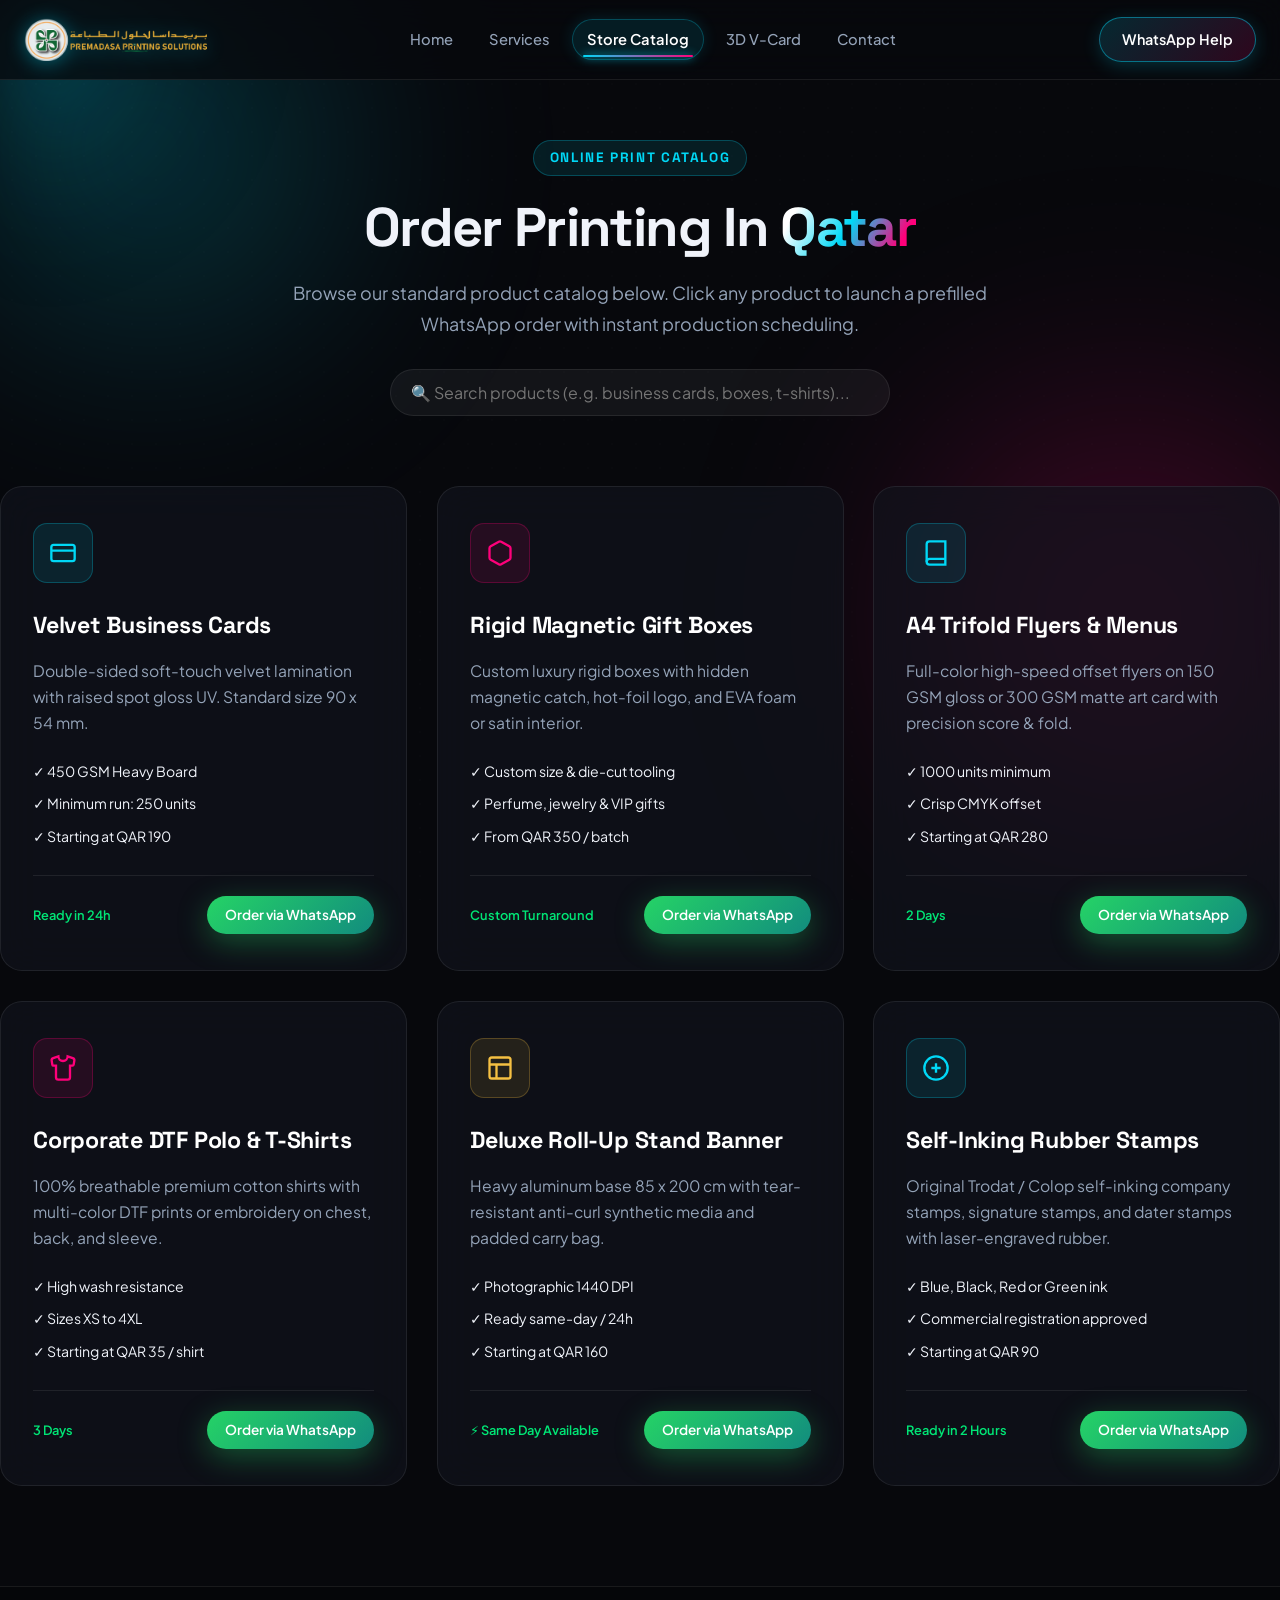
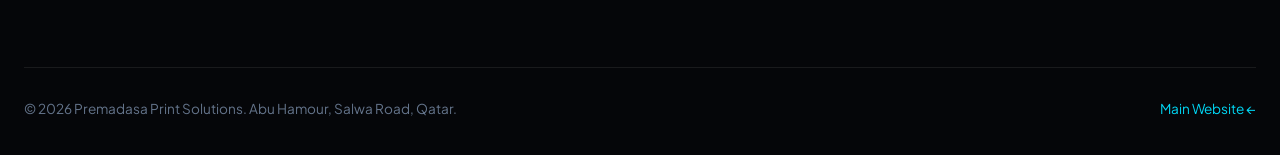
<file: store.html>
<!DOCTYPE html>
<html lang="en">
<head>
  <meta charset="utf-8">
  <meta name="viewport" content="width=device-width, initial-scale=1.0">
  <title>Print & Packaging Store | Premadasa Print Solutions Qatar</title>
  <meta name="description" content="Order business cards, luxury packaging, brochures, DTF apparel, rubber stamps, and signage online in Qatar. Fast WhatsApp dispatch.">
  
  <link rel="icon" type="image/svg+xml" href="favicon.svg">
  <link rel="canonical" href="https://premadasaprintsolutions.com/store.html">
  <link rel="stylesheet" href="styles.css">
</head>
<body>

  <div id="scrollProgress" aria-hidden="true"></div>

  <!-- Ambient CMYK Canvas Background -->
  <div class="ambient-bg" aria-hidden="true">
    <canvas id="inkCanvas"></canvas>
    <div class="glow-orb glow-orb-cyan"></div>
    <div class="glow-orb glow-orb-magenta"></div>
    <div class="noise-overlay"></div>
  </div>

  <!-- Header -->
  <header class="site-nav" id="top">
    <div class="nav-container">
      <a class="brand-link" href="index.html" aria-label="Premadasa Print Solutions Home">
        <img class="brand-logo-img" src="assets/premadasa-logo.png" alt="Premadasa Print Solutions">
      </a>

      <nav aria-label="Main Navigation">
        <ul class="nav-menu" id="navMenu">
          <li><a class="nav-item-link" href="index.html">Home</a></li>
          <li><a class="nav-item-link" href="index.html#services">Services</a></li>
          <li><a class="nav-item-link active" href="store.html">Store Catalog</a></li>
          <li><a class="nav-item-link" href="index.html#vcard-studio">3D V-Card</a></li>
          <li><a class="nav-item-link" href="index.html#contact">Contact</a></li>
        </ul>
      </nav>

      <div class="nav-actions">
        <a class="btn-nav-quote" href="https://wa.me/97470283355" target="_blank" rel="noopener">
          <span>WhatsApp Help</span>
        </a>
        <button class="mobile-toggle" id="mobileToggle" aria-label="Toggle navigation">
          <span class="hamburger-line"></span>
          <span class="hamburger-line"></span>
          <span class="hamburger-line"></span>
        </button>
      </div>
    </div>
    <div class="nav-laser-line" aria-hidden="true"></div>
  </header>

  <main style="padding-top: 140px; min-height: 80vh;">
    <div class="container">
      <div class="section-header reveal">
        <div class="eyebrow">Online Print Catalog</div>
        <h1 class="section-title">Order Printing In <span class="gradient-text">Qatar</span></h1>
        <p class="section-subtitle">
          Browse our standard product catalog below. Click any product to launch a prefilled WhatsApp order with instant production scheduling.
        </p>

        <!-- Search Bar -->
        <div style="max-width: 500px; margin: 30px auto 0 auto; position: relative;">
          <input type="text" id="storeSearchInput" class="customizer-input" placeholder="🔍 Search products (e.g. business cards, boxes, t-shirts)..." style="padding-left: 20px; font-size: 1rem; border-radius: var(--radius-full);">
        </div>
      </div>

      <!-- Store Grid -->
      <div class="services-grid" id="storeProductGrid" style="margin-top: 50px;">
        <!-- Product 1 -->
        <article class="service-card reveal" data-name="Business Cards Velvet Spot UV Gold Foil">
          <div class="service-icon-box">
            <svg width="28" height="28" viewBox="0 0 24 24" fill="none" stroke="currentColor" stroke-width="2"><rect x="2" y="5" width="20" height="14" rx="2"/><line x1="2" y1="10" x2="22" y2="10"/></svg>
          </div>
          <h3 class="service-title">Velvet Business Cards</h3>
          <p class="service-desc">Double-sided soft-touch velvet lamination with raised spot gloss UV. Standard size 90 x 54 mm.</p>
          <ul class="service-specs-list">
            <li>✓ 450 GSM Heavy Board</li>
            <li>✓ Minimum run: 250 units</li>
            <li>✓ Starting at QAR 190</li>
          </ul>
          <div class="service-footer">
            <div class="turnaround-tag"><span>Ready in 24h</span></div>
            <a class="btn btn-whatsapp" style="padding: 8px 18px; font-size: 0.85rem;" href="https://wa.me/97470283355?text=Hello%20Premadasa!%20I%20want%20to%20order%20Velvet%20Soft-Touch%20Business%20Cards." target="_blank" rel="noopener">
              <span>Order via WhatsApp</span>
            </a>
          </div>
        </article>

        <!-- Product 2 -->
        <article class="service-card magenta reveal" data-name="Magnetic Gift Boxes Rigid Packaging">
          <div class="service-icon-box">
            <svg width="28" height="28" viewBox="0 0 24 24" fill="none" stroke="currentColor" stroke-width="2"><path d="M21 16V8a2 2 0 0 0-1-1.73l-7-4a2 2 0 0 0-2 0l-7 4A2 2 0 0 0 3 8v8a2 2 0 0 0 1 1.73l7 4a2 2 0 0 0 2 0l7-4A2 2 0 0 0 21 16z"/></svg>
          </div>
          <h3 class="service-title">Rigid Magnetic Gift Boxes</h3>
          <p class="service-desc">Custom luxury rigid boxes with hidden magnetic catch, hot-foil logo, and EVA foam or satin interior.</p>
          <ul class="service-specs-list">
            <li>✓ Custom size & die-cut tooling</li>
            <li>✓ Perfume, jewelry & VIP gifts</li>
            <li>✓ From QAR 350 / batch</li>
          </ul>
          <div class="service-footer">
            <div class="turnaround-tag"><span>Custom Turnaround</span></div>
            <a class="btn btn-whatsapp" style="padding: 8px 18px; font-size: 0.85rem;" href="https://wa.me/97470283355?text=Hello%20Premadasa!%20I%20want%20to%20order%20Custom%20Rigid%20Magnetic%20Boxes." target="_blank" rel="noopener">
              <span>Order via WhatsApp</span>
            </a>
          </div>
        </article>

        <!-- Product 3 -->
        <article class="service-card reveal" data-name="Brochures Trifold Flyers Catalogs">
          <div class="service-icon-box">
            <svg width="28" height="28" viewBox="0 0 24 24" fill="none" stroke="currentColor" stroke-width="2"><path d="M4 19.5A2.5 2.5 0 0 1 6.5 17H20"/><path d="M6.5 2H20v20H6.5A2.5 2.5 0 0 1 4 19.5v-15A2.5 2.5 0 0 1 6.5 2z"/></svg>
          </div>
          <h3 class="service-title">A4 Trifold Flyers & Menus</h3>
          <p class="service-desc">Full-color high-speed offset flyers on 150 GSM gloss or 300 GSM matte art card with precision score & fold.</p>
          <ul class="service-specs-list">
            <li>✓ 1000 units minimum</li>
            <li>✓ Crisp CMYK offset</li>
            <li>✓ Starting at QAR 280</li>
          </ul>
          <div class="service-footer">
            <div class="turnaround-tag"><span>2 Days</span></div>
            <a class="btn btn-whatsapp" style="padding: 8px 18px; font-size: 0.85rem;" href="https://wa.me/97470283355?text=Hello%20Premadasa!%20I%20want%20to%20order%20A4%20Trifold%20Flyers." target="_blank" rel="noopener">
              <span>Order via WhatsApp</span>
            </a>
          </div>
        </article>

        <!-- Product 4 -->
        <article class="service-card magenta reveal" data-name="DTF Printed T-Shirts Polos Uniforms">
          <div class="service-icon-box">
            <svg width="28" height="28" viewBox="0 0 24 24" fill="none" stroke="currentColor" stroke-width="2"><path d="M20.38 3.46 16 2a4 4 0 0 1-8 0L3.62 3.46a2 2 0 0 0-1.34 2.23l.58 3.47a1 1 0 0 0 .99.84H6v10c0 1.1.9 2 2 2h8a2 2 0 0 0 2-2V10h2.15a1 1 0 0 0 .99-.84l.58-3.47a2 2 0 0 0-1.34-2.23z"/></svg>
          </div>
          <h3 class="service-title">Corporate DTF Polo & T-Shirts</h3>
          <p class="service-desc">100% breathable premium cotton shirts with multi-color DTF prints or embroidery on chest, back, and sleeve.</p>
          <ul class="service-specs-list">
            <li>✓ High wash resistance</li>
            <li>✓ Sizes XS to 4XL</li>
            <li>✓ Starting at QAR 35 / shirt</li>
          </ul>
          <div class="service-footer">
            <div class="turnaround-tag"><span>3 Days</span></div>
            <a class="btn btn-whatsapp" style="padding: 8px 18px; font-size: 0.85rem;" href="https://wa.me/97470283355?text=Hello%20Premadasa!%20I%20want%20to%20order%20DTF%20Custom%20T-Shirts%20and%20Polos." target="_blank" rel="noopener">
              <span>Order via WhatsApp</span>
            </a>
          </div>
        </article>

        <!-- Product 5 -->
        <article class="service-card gold reveal" data-name="Roll-Up Pop-Up Exhibition Banners">
          <div class="service-icon-box">
            <svg width="28" height="28" viewBox="0 0 24 24" fill="none" stroke="currentColor" stroke-width="2"><rect x="3" y="3" width="18" height="18" rx="2"/><line x1="3" y1="9" x2="21" y2="9"/><line x1="9" y1="21" x2="9" y2="9"/></svg>
          </div>
          <h3 class="service-title">Deluxe Roll-Up Stand Banner</h3>
          <p class="service-desc">Heavy aluminum base 85 x 200 cm with tear-resistant anti-curl synthetic media and padded carry bag.</p>
          <ul class="service-specs-list">
            <li>✓ Photographic 1440 DPI</li>
            <li>✓ Ready same-day / 24h</li>
            <li>✓ Starting at QAR 160</li>
          </ul>
          <div class="service-footer">
            <div class="turnaround-tag"><span>⚡ Same Day Available</span></div>
            <a class="btn btn-whatsapp" style="padding: 8px 18px; font-size: 0.85rem;" href="https://wa.me/97470283355?text=Hello%20Premadasa!%20I%20want%20to%20order%20Roll-Up%20Banners." target="_blank" rel="noopener">
              <span>Order via WhatsApp</span>
            </a>
          </div>
        </article>

        <!-- Product 6 -->
        <article class="service-card reveal" data-name="Rubber Stamps Self Inking Trodat">
          <div class="service-icon-box">
            <svg width="28" height="28" viewBox="0 0 24 24" fill="none" stroke="currentColor" stroke-width="2"><circle cx="12" cy="12" r="10"/><path d="M12 8v8"/><path d="M8 12h8"/></svg>
          </div>
          <h3 class="service-title">Self-Inking Rubber Stamps</h3>
          <p class="service-desc">Original Trodat / Colop self-inking company stamps, signature stamps, and dater stamps with laser-engraved rubber.</p>
          <ul class="service-specs-list">
            <li>✓ Blue, Black, Red or Green ink</li>
            <li>✓ Commercial registration approved</li>
            <li>✓ Starting at QAR 90</li>
          </ul>
          <div class="service-footer">
            <div class="turnaround-tag"><span>Ready in 2 Hours</span></div>
            <a class="btn btn-whatsapp" style="padding: 8px 18px; font-size: 0.85rem;" href="https://wa.me/97470283355?text=Hello%20Premadasa!%20I%20want%20to%20order%20Self-Inking%20Rubber%20Stamps." target="_blank" rel="noopener">
              <span>Order via WhatsApp</span>
            </a>
          </div>
        </article>
      </div>
    </div>
  </main>

  <!-- Footer -->
  <footer class="site-footer" style="margin-top: 100px;">
    <div class="container">
      <div class="footer-bottom">
        <div>© 2026 Premadasa Print Solutions. Abu Hamour, Salwa Road, Qatar.</div>
        <div style="display: flex; gap: 20px;">
          <a href="index.html" style="color: var(--cmyk-cyan); text-decoration: none;">Main Website ←</a>
        </div>
      </div>
    </div>
  </footer>

  <script src="script.js"></script>
  <script>
    // Live Search Filter for Store
    const searchInput = document.getElementById("storeSearchInput");
    const productCards = document.querySelectorAll("#storeProductGrid .service-card");

    if (searchInput) {
      searchInput.addEventListener("input", (e) => {
        const query = e.target.value.toLowerCase().trim();
        productCards.forEach((card) => {
          const text = (card.getAttribute("data-name") || "").toLowerCase() + card.innerText.toLowerCase();
          if (!query || text.includes(query)) {
            card.style.display = "flex";
          } else {
            card.style.display = "none";
          }
        });
      });
    }
  </script>
</body>
</html>
</file>
<file: styles.css>
/* ==========================================================================
   PREMADASA PRINT SOLUTIONS — LUXURY MODERN STYLESHEET
   Aesthetic Dark Obsidian Canvas • Vibrant CMYK Accents • Silky Smooth Animations
   ========================================================================== */

@import url('https://fonts.googleapis.com/css2?family=Plus+Jakarta+Sans:ital,wght@0,300;0,400;0,500;0,600;0,700;0,800;1,400&family=Space+Grotesk:wght@500;600;700&display=swap');

:root {
  /* Color Palette */
  --bg-dark: #07080c;
  --bg-card: rgba(18, 21, 30, 0.65);
  --bg-card-hover: rgba(26, 31, 46, 0.85);
  --bg-elevated: rgba(255, 255, 255, 0.04);
  
  /* Vibrant CMYK Inks */
  --cmyk-cyan: #00d8f6;
  --cmyk-magenta: #ff007a;
  --cmyk-yellow: #ffb800;
  --cmyk-key: #0d0f17;
  
  /* Luxury Accents */
  --accent-gold: #f5c042;
  --accent-purple: #9d4edd;
  --accent-green: #00e676;
  
  /* Text */
  --text-main: #f0f3fa;
  --text-muted: #94a3b8;
  --text-dim: #64748b;
  
  /* Borders & Glass */
  --border-subtle: rgba(255, 255, 255, 0.08);
  --border-highlight: rgba(255, 255, 255, 0.18);
  --border-cyan: rgba(0, 216, 246, 0.35);
  --border-magenta: rgba(255, 0, 122, 0.35);
  --glass-blur: blur(20px);
  --glass-shadow: 0 20px 50px rgba(0, 0, 0, 0.5), inset 0 1px 0 rgba(255, 255, 255, 0.1);
  --glow-cyan: 0 0 35px rgba(0, 216, 246, 0.25);
  --glow-magenta: 0 0 35px rgba(255, 0, 122, 0.25);
  
  /* Typography */
  --font-main: 'Plus Jakarta Sans', system-ui, -apple-system, sans-serif;
  --font-display: 'Space Grotesk', system-ui, sans-serif;
  
  /* Radii & Transitions */
  --radius-sm: 8px;
  --radius-md: 14px;
  --radius-lg: 22px;
  --radius-full: 9999px;
  --ease-smooth: cubic-bezier(0.16, 1, 0.3, 1);
  --ease-bounce: cubic-bezier(0.34, 1.56, 0.64, 1);
  --duration-fast: 0.2s;
  --duration-norm: 0.4s;
  --duration-slow: 0.8s;
}

/* ==========================================================================
   RESET & GLOBAL BASICS
   ========================================================================== */
*, *::before, *::after {
  box-sizing: border-box;
  margin: 0;
  padding: 0;
}

html {
  scroll-behavior: smooth;
  scroll-padding-top: 90px;
  background-color: var(--bg-dark);
  color: var(--text-main);
  font-family: var(--font-main);
  font-size: 16px;
  line-height: 1.6;
  text-rendering: optimizeLegibility;
  -webkit-font-smoothing: antialiased;
  -moz-osx-font-smoothing: grayscale;
  overflow-x: clip;
}

body {
  position: relative;
  background: var(--bg-dark);
  color: var(--text-main);
  overflow-x: clip;
  min-height: 100vh;
}

/* Scroll Progress Bar */
#scrollProgress {
  position: fixed;
  top: 0;
  left: 0;
  height: 3px;
  width: 0%;
  background: linear-gradient(90deg, var(--cmyk-cyan), var(--cmyk-magenta), var(--cmyk-yellow));
  z-index: 99999;
  transition: width 0.1s linear;
  box-shadow: 0 0 12px rgba(0, 216, 246, 0.8);
}

/* Custom Scrollbar */
::-webkit-scrollbar {
  width: 10px;
}
::-webkit-scrollbar-track {
  background: #090b10;
}
::-webkit-scrollbar-thumb {
  background: #1f2638;
  border-radius: var(--radius-full);
  border: 2px solid #090b10;
}
::-webkit-scrollbar-thumb:hover {
  background: var(--cmyk-cyan);
}

/* ==========================================================================
   BACKGROUND CANVAS & AMBIENT GLOWS
   ========================================================================== */
.ambient-bg {
  position: fixed;
  inset: 0;
  pointer-events: none;
  z-index: 0;
  overflow: hidden;
}

#inkCanvas {
  position: absolute;
  top: 0;
  left: 0;
  width: 100%;
  height: 100%;
  opacity: 0.65;
  filter: blur(40px);
}

.noise-overlay {
  position: absolute;
  inset: 0;
  background-image: radial-gradient(rgba(255, 255, 255, 0.05) 1px, transparent 1px);
  background-size: 24px 24px;
  opacity: 0.25;
}

/* Radial Glow Orbs */
.glow-orb {
  position: absolute;
  border-radius: 50%;
  filter: blur(120px);
  pointer-events: none;
  opacity: 0.35;
  will-change: transform;
}
.glow-orb-cyan {
  width: 500px;
  height: 500px;
  background: radial-gradient(circle, var(--cmyk-cyan) 0%, transparent 70%);
  top: -100px;
  left: -100px;
  animation: floatOrb 18s ease-in-out infinite alternate;
}
.glow-orb-magenta {
  width: 600px;
  height: 600px;
  background: radial-gradient(circle, var(--cmyk-magenta) 0%, transparent 70%);
  top: 35%;
  right: -150px;
  animation: floatOrb 22s ease-in-out infinite alternate-reverse;
}
.glow-orb-yellow {
  width: 450px;
  height: 450px;
  background: radial-gradient(circle, var(--cmyk-yellow) 0%, transparent 70%);
  bottom: 5%;
  left: 10%;
  animation: floatOrb 25s ease-in-out infinite alternate;
}

@keyframes floatOrb {
  0% { transform: translate(0, 0) scale(1); }
  50% { transform: translate(60px, 80px) scale(1.15); }
  100% { transform: translate(-40px, -50px) scale(0.95); }
}

/* ==========================================================================
   NAVIGATION BAR & SCROLL-RESPONSIVE HEADER
   ========================================================================== */
.site-nav {
  position: fixed;
  top: 0;
  left: 0;
  right: 0;
  height: 80px;
  z-index: 10000;
  background: rgba(7, 8, 12, 0.75);
  backdrop-filter: blur(16px);
  -webkit-backdrop-filter: blur(16px);
  border-bottom: 1px solid rgba(255, 255, 255, 0.08);
  transform: translateY(0);
  opacity: 1;
  pointer-events: auto;
  transition: transform 0.55s cubic-bezier(0.16, 1, 0.3, 1),
              opacity 0.4s ease,
              height 0.3s ease,
              background 0.3s ease,
              border-color 0.3s ease,
              box-shadow 0.3s ease;
  will-change: transform, opacity;
}

/* While on the opening gate (before entering website), hide navbar */
body.gate-closed .site-nav {
  transform: translateY(-100%);
  opacity: 0;
  pointer-events: none;
}

/* Direction-aware hidden state when scrolling down past hero */
.site-nav.nav-hidden {
  transform: translateY(-100%);
}

/* Scrolled compact dock state with neon glass effect */
.site-nav.scrolled {
  height: 68px;
  background: rgba(8, 10, 16, 0.92);
  backdrop-filter: blur(20px) saturate(180%);
  -webkit-backdrop-filter: blur(20px) saturate(180%);
  border-bottom: 1px solid rgba(0, 216, 246, 0.25);
  box-shadow: 0 14px 40px rgba(0, 0, 0, 0.8),
              0 0 25px rgba(0, 216, 246, 0.08);
}

/* Live bottom laser line across header */
.nav-laser-line {
  position: absolute;
  bottom: 0;
  left: 0;
  right: 0;
  height: 2px;
  background: linear-gradient(90deg, 
    transparent 0%, 
    var(--cmyk-cyan) 20%, 
    var(--cmyk-magenta) 50%, 
    var(--cmyk-yellow) 80%, 
    transparent 100%
  );
  background-size: 200% 100%;
  opacity: 0;
  transition: opacity 0.4s ease;
  animation: navLaserFlow 5s linear infinite;
  pointer-events: none;
}

.site-nav.scrolled .nav-laser-line {
  opacity: 1;
}

@keyframes navLaserFlow {
  0% { background-position: 100% 0; }
  100% { background-position: -100% 0; }
}

.nav-container {
  max-width: 1320px;
  height: 100%;
  margin: 0 auto;
  padding: 0 24px;
  display: flex;
  align-items: center;
  justify-content: space-between;
  position: relative;
}

/* Brand Logo */
.brand-link {
  display: inline-flex;
  align-items: center;
  text-decoration: none;
  transition: transform var(--duration-fast) var(--ease-bounce);
}
.brand-logo-img {
  height: 44px;
  max-height: 46px;
  width: auto;
  max-width: 220px;
  object-fit: contain;
  filter: drop-shadow(0 2px 10px rgba(0, 216, 246, 0.45));
  transition: transform var(--duration-fast) var(--ease-bounce), filter var(--duration-fast) ease;
}
.brand-link:hover .brand-logo-img {
  transform: scale(1.04);
  filter: drop-shadow(0 4px 16px rgba(0, 216, 246, 0.7));
}

/* Nav Menu */
.nav-menu {
  display: flex;
  align-items: center;
  gap: 8px;
  list-style: none;
}

.nav-item-link {
  position: relative;
  display: inline-block;
  text-decoration: none;
  color: var(--text-muted);
  font-size: 0.92rem;
  font-weight: 500;
  padding: 8px 14px;
  border-radius: var(--radius-full);
  transition: all var(--duration-fast) ease;
}
.nav-item-link::before {
  content: '';
  position: absolute;
  inset: 0;
  border-radius: var(--radius-full);
  background: rgba(255, 255, 255, 0.04);
  opacity: 0;
  transition: opacity var(--duration-fast) ease, transform var(--duration-fast) ease;
  transform: scale(0.92);
}
.nav-item-link::after {
  content: '';
  position: absolute;
  bottom: 2px;
  left: 50%;
  width: 0;
  height: 2px;
  background: linear-gradient(90deg, var(--cmyk-cyan), var(--cmyk-magenta));
  transition: all var(--duration-fast) cubic-bezier(0.16, 1, 0.3, 1);
  transform: translateX(-50%);
  border-radius: var(--radius-full);
  box-shadow: 0 0 8px var(--cmyk-cyan);
}
.nav-item-link:hover {
  color: #fff;
  text-shadow: 0 0 10px rgba(0, 216, 246, 0.5);
}
.nav-item-link:hover::before {
  opacity: 1;
  transform: scale(1);
}
.nav-item-link:hover::after {
  width: calc(100% - 24px);
}
.nav-item-link.active {
  color: #fff;
  font-weight: 600;
  background: rgba(0, 216, 246, 0.1);
  border: 1px solid rgba(0, 216, 246, 0.25);
  box-shadow: 0 0 15px rgba(0, 216, 246, 0.15);
}
.nav-item-link.active::after {
  width: calc(100% - 20px);
}

.nav-actions {
  display: flex;
  align-items: center;
  gap: 16px;
}

/* Instant Quote Button */
.btn-nav-quote {
  position: relative;
  display: inline-flex;
  align-items: center;
  gap: 8px;
  padding: 10px 22px;
  border-radius: var(--radius-full);
  background: linear-gradient(135deg, rgba(0, 216, 246, 0.16), rgba(255, 0, 122, 0.16));
  border: 1px solid rgba(0, 216, 246, 0.45);
  color: #fff;
  font-weight: 600;
  font-size: 0.9rem;
  text-decoration: none;
  overflow: hidden;
  box-shadow: 0 4px 18px rgba(0, 216, 246, 0.2);
  transition: all var(--duration-norm) var(--ease-smooth);
}
.btn-nav-quote svg {
  transition: transform var(--duration-fast) var(--ease-smooth);
}
.btn-nav-quote::before {
  content: '';
  position: absolute;
  top: 0;
  left: -100%;
  width: 60%;
  height: 100%;
  background: linear-gradient(90deg, transparent, rgba(255, 255, 255, 0.35), transparent);
  transform: skewX(-25deg);
  animation: navBtnSheen 4.5s infinite;
  pointer-events: none;
}
.btn-nav-quote::after {
  content: '';
  position: absolute;
  inset: 0;
  background: linear-gradient(90deg, var(--cmyk-cyan), var(--cmyk-magenta));
  opacity: 0;
  transition: opacity var(--duration-fast) ease;
  z-index: -1;
}
.btn-nav-quote:hover {
  transform: translateY(-2px) scale(1.03);
  border-color: rgba(255, 255, 255, 0.4);
  box-shadow: 0 8px 28px rgba(0, 216, 246, 0.5), 0 0 15px rgba(255, 0, 122, 0.4);
}
.btn-nav-quote:hover::after {
  opacity: 0.9;
}
.btn-nav-quote:hover svg {
  transform: translateX(4px);
}

@keyframes navBtnSheen {
  0%, 75% { left: -100%; }
  100% { left: 160%; }
}

/* Mobile Toggle Hamburger */
.mobile-toggle {
  display: none;
  background: none;
  border: none;
  color: #fff;
  cursor: pointer;
  padding: 8px;
  z-index: 1001;
}
.hamburger-line {
  display: block;
  width: 24px;
  height: 2px;
  background-color: #fff;
  margin: 5px 0;
  transition: all var(--duration-fast) ease;
  border-radius: 2px;
  transform-origin: center;
}
.mobile-toggle.active .hamburger-line:nth-child(1) {
  transform: translateY(7px) rotate(45deg);
  background: var(--cmyk-cyan);
}
.mobile-toggle.active .hamburger-line:nth-child(2) {
  opacity: 0;
  transform: scaleX(0);
}
.mobile-toggle.active .hamburger-line:nth-child(3) {
  transform: translateY(-7px) rotate(-45deg);
  background: var(--cmyk-magenta);
}

/* ==========================================================================
   BUTTONS & MICRO-COMPONENTS
   ========================================================================== */
.btn {
  display: inline-flex;
  align-items: center;
  justify-content: center;
  gap: 10px;
  padding: 14px 28px;
  font-size: 0.98rem;
  font-weight: 600;
  border-radius: var(--radius-full);
  text-decoration: none;
  cursor: pointer;
  border: none;
  transition: all var(--duration-norm) var(--ease-smooth);
  position: relative;
  overflow: hidden;
}

.btn-primary {
  background: linear-gradient(135deg, #00d8f6, #0099ff);
  color: #040914;
  box-shadow: 0 8px 30px rgba(0, 216, 246, 0.35);
}
.btn-primary:hover {
  transform: translateY(-3px) scale(1.02);
  box-shadow: 0 14px 40px rgba(0, 216, 246, 0.55);
  color: #000;
}

.btn-whatsapp {
  background: linear-gradient(135deg, #25D366, #128C7E);
  color: #fff;
  box-shadow: 0 8px 30px rgba(37, 211, 102, 0.35);
}
.btn-whatsapp:hover {
  transform: translateY(-3px) scale(1.02);
  box-shadow: 0 14px 40px rgba(37, 211, 102, 0.55);
  color: #fff;
}

.btn-glass {
  background: rgba(255, 255, 255, 0.05);
  backdrop-filter: var(--glass-blur);
  border: 1px solid var(--border-subtle);
  color: #fff;
}
.btn-glass:hover {
  background: rgba(255, 255, 255, 0.1);
  border-color: var(--border-highlight);
  transform: translateY(-2px);
  box-shadow: 0 10px 30px rgba(0, 0, 0, 0.4);
}

.btn-magenta {
  background: linear-gradient(135deg, #ff007a, #d60064);
  color: #fff;
  box-shadow: 0 8px 30px rgba(255, 0, 122, 0.35);
}
.btn-magenta:hover {
  transform: translateY(-3px) scale(1.02);
  box-shadow: 0 14px 40px rgba(255, 0, 122, 0.55);
}

/* Badge & Eyebrow */
.eyebrow {
  display: inline-flex;
  align-items: center;
  gap: 8px;
  font-family: var(--font-display);
  font-size: 0.85rem;
  font-weight: 700;
  letter-spacing: 0.12em;
  text-transform: uppercase;
  color: var(--cmyk-cyan);
  background: rgba(0, 216, 246, 0.1);
  padding: 6px 16px;
  border-radius: var(--radius-full);
  border: 1px solid rgba(0, 216, 246, 0.25);
  margin-bottom: 20px;
}
.eyebrow-dot {
  width: 8px;
  height: 8px;
  border-radius: 50%;
  background: var(--cmyk-cyan);
  box-shadow: 0 0 10px var(--cmyk-cyan);
  animation: pulseDot 2s infinite ease-in-out;
}
@keyframes pulseDot {
  0%, 100% { opacity: 1; transform: scale(1); }
  50% { opacity: 0.4; transform: scale(0.8); }
}

/* Shimmer Text */
.gradient-text {
  background: linear-gradient(120deg, #ffffff 15%, var(--cmyk-cyan) 50%, var(--cmyk-magenta) 85%);
  -webkit-background-clip: text;
  -webkit-text-fill-color: transparent;
  display: inline;
}

/* Section Containers */
.section {
  position: relative;
  z-index: 1;
  padding: 120px 24px;
}
.section-narrow {
  padding: 80px 24px;
}
.container {
  max-width: 1280px;
  margin: 0 auto;
}
.section-header {
  text-align: center;
  max-width: 780px;
  margin: 0 auto 70px auto;
}
.section-title {
  font-family: var(--font-display);
  font-size: clamp(2.2rem, 4.5vw, 3.4rem);
  font-weight: 700;
  line-height: 1.15;
  letter-spacing: -0.03em;
  margin-bottom: 20px;
}
.section-subtitle {
  font-size: 1.12rem;
  color: var(--text-muted);
  line-height: 1.7;
}

/* ==========================================================================
   SCROLL REVEAL ANIMATIONS (SMOOTH & ZERO LAG)
   ========================================================================== */
.reveal {
  opacity: 0;
  transform: translateY(40px);
  transition: opacity 0.85s var(--ease-smooth), transform 0.85s var(--ease-smooth);
  will-change: opacity, transform;
}
.reveal.revealed {
  opacity: 1;
  transform: translateY(0);
}

.reveal-scale {
  opacity: 0;
  transform: scale(0.92) translateY(30px);
  transition: opacity 0.9s var(--ease-smooth), transform 0.9s var(--ease-smooth);
}
.reveal-scale.revealed {
  opacity: 1;
  transform: scale(1) translateY(0);
}

.stagger-item {
  opacity: 0;
  transform: translateY(30px);
  transition: opacity 0.7s var(--ease-smooth), transform 0.7s var(--ease-smooth);
}
.stagger-item.revealed {
  opacity: 1;
  transform: translateY(0);
}

/* ==========================================================================
   PINNED HERO & 3D CARDS SEQUENCE (VIEWPORT STAYS PINNED UNTIL CARDS OPEN)
   ========================================================================== */
.hero-pinned-wrapper {
  position: relative;
  width: 100%;
  height: 250vh; /* Scroll runway: keeps viewport pinned while cards fan out */
  z-index: 10;
}

.hero-sticky-stage {
  position: sticky;
  top: 0;
  left: 0;
  width: 100%;
  height: 100vh;
  min-height: 100vh;
  max-height: 100vh;
  padding-top: 85px;
  padding-bottom: 25px;
  display: flex;
  align-items: center;
  overflow: hidden;
  box-sizing: border-box;
  z-index: 10;
}

.hero-grid {
  display: grid;
  grid-template-columns: 1.12fr 0.88fr;
  align-items: center;
  gap: 45px;
  width: 100%;
}
.hero-content {
  max-width: 660px;
}
.hero-title {
  font-family: var(--font-display);
  font-size: clamp(2.3rem, 4.4vw, 3.8rem);
  font-weight: 800;
  line-height: 1.12;
  letter-spacing: -0.035em;
  margin-bottom: 20px;
}
.hero-desc {
  font-size: 1.12rem;
  color: var(--text-muted);
  line-height: 1.65;
  margin-bottom: 28px;
}
.hero-actions {
  display: flex;
  flex-wrap: wrap;
  gap: 14px;
  margin-bottom: 32px;
}
.hero-highlights {
  display: flex;
  flex-wrap: wrap;
  gap: 20px;
  padding-top: 20px;
  border-top: 1px solid var(--border-subtle);
}
.highlight-item {
  display: flex;
  align-items: center;
  gap: 10px;
  color: var(--text-main);
  font-size: 0.92rem;
  font-weight: 500;
}
.highlight-icon {
  color: var(--cmyk-cyan);
  display: flex;
}

/* Hero 3D Card Stage */
.hero-3d-stage {
  position: relative;
  perspective: 1400px;
  display: flex;
  justify-content: center;
  align-items: center;
  min-height: 480px;
}
.hero-card-deck {
  position: relative;
  width: 360px;
  height: 470px;
  transform-style: preserve-3d;
  transform: rotateY(var(--card-tilt-y, 0deg)) rotateX(var(--card-tilt-x, 0deg));
  will-change: transform;
}

/* 3D Tilt Card Base */
.tilt-card {
  position: absolute;
  inset: 0;
  border-radius: var(--radius-lg);
  background: var(--bg-card);
  backdrop-filter: var(--glass-blur);
  border: 1px solid var(--border-subtle);
  box-shadow: var(--glass-shadow);
  padding: 30px;
  display: flex;
  flex-direction: column;
  justify-content: space-between;
  transform-style: preserve-3d;
  transition: all 0.5s var(--ease-smooth);
  cursor: grab;
  user-select: none;
  overflow: hidden;
}

/* Specular Shimmer Layer */
.tilt-card::before {
  content: '';
  position: absolute;
  inset: -100%;
  background: radial-gradient(circle 300px at var(--mouse-x, 50%) var(--mouse-y, 50%), rgba(255, 255, 255, 0.12), transparent 70%);
  pointer-events: none;
  opacity: 0;
  transition: opacity 0.3s ease;
}
.tilt-card:hover::before {
  opacity: 1;
}

/* Dim other cards when any card is hovered */
.hero-card-deck:hover .tilt-card:not(:hover):not(.card-front) {
  opacity: 0.6;
  filter: brightness(0.82) saturate(0.8);
  transform-origin: center center;
}

/* Card 1: Foreground Premium Velvet Card (Center) */
.card-main {
  z-index: 3;
  transform: rotateY(calc(-5deg + var(--card-tilt-y, 0deg) + var(--card-fan-progress, 0) * 5deg))
             rotateX(calc(4deg + var(--card-tilt-x, 0deg)))
             translateZ(calc(40px + var(--card-fan-progress, 0) * 90px))
             translateY(calc(var(--card-fan-progress, 0) * -28px))
             scale(calc(1 + var(--card-fan-progress, 0) * 0.05));
  background: linear-gradient(135deg, rgba(20, 25, 38, 0.9), rgba(10, 12, 18, 0.98));
  border: 1px solid rgba(0, 216, 246, 0.45);
  box-shadow: 0 30px 70px rgba(0, 0, 0, 0.75), 0 0 40px rgba(0, 216, 246, 0.25);
  transition: transform 0.35s cubic-bezier(0.16, 1, 0.3, 1), box-shadow 0.35s ease, border-color 0.35s ease, opacity 0.35s ease, filter 0.35s ease;
}
.card-main:hover,
.card-main.card-front {
  z-index: 50 !important;
  transform: rotateY(var(--card-tilt-y, 0deg))
             rotateX(var(--card-tilt-x, 0deg))
             translateZ(calc(240px + var(--card-fan-progress, 0) * 60px))
             translateY(calc(var(--card-fan-progress, 0) * -32px))
             scale(1.08) !important;
  border-color: var(--cmyk-cyan) !important;
  box-shadow: 0 40px 90px rgba(0, 0, 0, 0.9), 0 0 55px rgba(0, 216, 246, 0.6) !important;
  opacity: 1 !important;
  filter: none !important;
}

/* Card 2: Midground Luxury Gold Foil Card (Fans Right) */
.card-secondary {
  z-index: 2;
  transform: rotateY(calc(10deg + var(--card-tilt-y, 0deg) - var(--card-fan-progress, 0) * 14deg))
             rotateX(calc(-3deg + var(--card-tilt-x, 0deg)))
             rotateZ(calc(var(--card-fan-progress, 0) * 16deg))
             translateZ(calc(-30px + var(--card-fan-progress, 0) * 60px))
             translateX(calc(30px + var(--card-fan-progress, 0) * 180px))
             translateY(calc(-15px - var(--card-fan-progress, 0) * 65px));
  background: linear-gradient(145deg, rgba(30, 25, 20, 0.85), rgba(15, 12, 10, 0.92));
  border: 1px solid rgba(245, 192, 66, 0.45);
  box-shadow: 0 20px 50px rgba(0, 0, 0, 0.65), 0 0 35px rgba(245, 192, 66, 0.2);
  transition: transform 0.35s cubic-bezier(0.16, 1, 0.3, 1), box-shadow 0.35s ease, border-color 0.35s ease, opacity 0.35s ease, filter 0.35s ease;
}
.card-secondary:hover,
.card-secondary.card-front {
  z-index: 50 !important;
  transform: rotateY(calc(4deg + var(--card-tilt-y, 0deg)))
             rotateX(calc(-2deg + var(--card-tilt-x, 0deg)))
             rotateZ(calc(var(--card-fan-progress, 0) * 8deg))
             translateZ(calc(240px + var(--card-fan-progress, 0) * 60px))
             translateX(calc(30px + var(--card-fan-progress, 0) * 180px))
             translateY(calc(-15px - var(--card-fan-progress, 0) * 65px))
             scale(1.08) !important;
  border-color: var(--accent-gold) !important;
  box-shadow: 0 40px 90px rgba(0, 0, 0, 0.9), 0 0 55px rgba(245, 192, 66, 0.55) !important;
  opacity: 1 !important;
  filter: none !important;
}

/* Card 3: Background Holographic Magenta Card (Fans Left) */
.card-tertiary {
  z-index: 1;
  transform: rotateY(calc(-14deg + var(--card-tilt-y, 0deg) + var(--card-fan-progress, 0) * 14deg))
             rotateX(calc(-6deg + var(--card-tilt-x, 0deg)))
             rotateZ(calc(var(--card-fan-progress, 0) * -16deg))
             translateZ(calc(-80px + var(--card-fan-progress, 0) * 70px))
             translateX(calc(-40px - var(--card-fan-progress, 0) * 180px))
             translateY(calc(20px + var(--card-fan-progress, 0) * 75px));
  background: linear-gradient(145deg, rgba(35, 15, 28, 0.8), rgba(12, 8, 14, 0.92));
  border: 1px solid rgba(255, 0, 122, 0.4);
  box-shadow: 0 15px 40px rgba(0, 0, 0, 0.55), 0 0 35px rgba(255, 0, 122, 0.2);
  transition: transform 0.35s cubic-bezier(0.16, 1, 0.3, 1), box-shadow 0.35s ease, border-color 0.35s ease, opacity 0.35s ease, filter 0.35s ease;
}
.card-tertiary:hover,
.card-tertiary.card-front {
  z-index: 50 !important;
  transform: rotateY(calc(-4deg + var(--card-tilt-y, 0deg)))
             rotateX(calc(-3deg + var(--card-tilt-x, 0deg)))
             rotateZ(calc(var(--card-fan-progress, 0) * -8deg))
             translateZ(calc(240px + var(--card-fan-progress, 0) * 60px))
             translateX(calc(-40px - var(--card-fan-progress, 0) * 180px))
             translateY(calc(20px + var(--card-fan-progress, 0) * 75px))
             scale(1.08) !important;
  border-color: var(--cmyk-magenta) !important;
  box-shadow: 0 40px 90px rgba(0, 0, 0, 0.9), 0 0 55px rgba(255, 0, 122, 0.55) !important;
  opacity: 1 !important;
  filter: none !important;
}

.card-top {
  display: flex;
  justify-content: space-between;
  align-items: center;
}
.card-chip {
  width: 44px;
  height: 32px;
  border-radius: 6px;
  background: linear-gradient(135deg, #f5c042, #e0a020);
  box-shadow: inset 0 1px 2px rgba(255, 255, 255, 0.4);
  display: grid;
  grid-template-columns: repeat(3, 1fr);
  gap: 2px;
  padding: 4px;
}
.card-chip span {
  background: rgba(0, 0, 0, 0.2);
  border-radius: 1px;
}
.card-brand-logo {
  height: 28px;
  width: auto;
  filter: drop-shadow(0 2px 4px rgba(0, 0, 0, 0.5));
}

.card-mid {
  margin-top: auto;
  margin-bottom: auto;
}
.card-holder-name {
  font-family: var(--font-display);
  font-size: 1.35rem;
  font-weight: 700;
  color: #fff;
  letter-spacing: -0.01em;
  margin-bottom: 4px;
}
.card-holder-title {
  font-size: 0.85rem;
  color: var(--cmyk-cyan);
  font-weight: 600;
  letter-spacing: 0.05em;
  text-transform: uppercase;
}
.card-specs {
  display: inline-flex;
  margin-top: 12px;
  gap: 8px;
  font-size: 0.75rem;
  color: var(--text-muted);
  background: rgba(255, 255, 255, 0.06);
  padding: 4px 10px;
  border-radius: var(--radius-full);
}

.card-bottom {
  display: flex;
  justify-content: space-between;
  align-items: flex-end;
  border-top: 1px solid rgba(255, 255, 255, 0.08);
  padding-top: 16px;
}
.card-nfc-tag {
  display: flex;
  align-items: center;
  gap: 6px;
  font-size: 0.78rem;
  color: var(--text-dim);
}
.card-nfc-icon {
  width: 16px;
  height: 16px;
  stroke: var(--cmyk-cyan);
}
.card-finish-badge {
  font-size: 0.75rem;
  font-weight: 700;
  color: #fff;
  padding: 4px 10px;
  border-radius: 6px;
  background: rgba(0, 216, 246, 0.15);
  border: 1px solid rgba(0, 216, 246, 0.3);
}

/* Floating Micro Badges */
.floating-badge {
  position: absolute;
  padding: 10px 18px;
  border-radius: var(--radius-full);
  background: rgba(14, 17, 24, 0.85);
  backdrop-filter: var(--glass-blur);
  border: 1px solid var(--border-highlight);
  box-shadow: 0 15px 35px rgba(0, 0, 0, 0.5);
  display: flex;
  align-items: center;
  gap: 10px;
  font-size: 0.85rem;
  font-weight: 600;
  color: #fff;
  z-index: 5;
  animation: floatBadge 6s ease-in-out infinite alternate;
}
.floating-badge-1 {
  top: 15px;
  left: calc(-40px - var(--card-fan-progress, 0) * 80px);
  animation-delay: 0s;
  transition: left 0.15s ease-out;
}
.floating-badge-2 {
  bottom: 30px;
  right: calc(-30px - var(--card-fan-progress, 0) * 80px);
  animation-delay: 2s;
  transition: right 0.15s ease-out;
}
@keyframes floatBadge {
  0% { transform: translateY(0); }
  100% { transform: translateY(-14px); }
}

/* ==========================================================================
   METRICS / TRUST COUNTERS
   ========================================================================== */
.metrics-section {
  position: relative;
  z-index: 2;
  border-top: 1px solid var(--border-subtle);
  border-bottom: 1px solid var(--border-subtle);
  background: rgba(10, 12, 18, 0.5);
  backdrop-filter: var(--glass-blur);
}
.metrics-grid {
  display: grid;
  grid-template-columns: repeat(4, 1fr);
  gap: 30px;
  padding: 45px 0;
}
.metric-box {
  text-align: center;
  padding: 10px 20px;
  position: relative;
}
.metric-box:not(:last-child)::after {
  content: '';
  position: absolute;
  right: 0;
  top: 20%;
  height: 60%;
  width: 1px;
  background: linear-gradient(180deg, transparent, var(--border-subtle), transparent);
}
.metric-number {
  font-family: var(--font-display);
  font-size: clamp(2.4rem, 4vw, 3.6rem);
  font-weight: 800;
  color: #fff;
  line-height: 1;
  margin-bottom: 8px;
  background: linear-gradient(135deg, #fff 40%, var(--cmyk-cyan));
  -webkit-background-clip: text;
  -webkit-text-fill-color: transparent;
}
.metric-label {
  font-size: 0.95rem;
  color: var(--text-muted);
  font-weight: 500;
}

/* ==========================================================================
   SERVICES SHOWCASE WITH 3D TILT
   ========================================================================== */
.services-section {
  position: relative;
}
.services-filters {
  display: flex;
  justify-content: center;
  flex-wrap: wrap;
  gap: 12px;
  margin-bottom: 50px;
}
.filter-btn {
  padding: 10px 22px;
  border-radius: var(--radius-full);
  background: rgba(255, 255, 255, 0.04);
  border: 1px solid var(--border-subtle);
  color: var(--text-muted);
  font-size: 0.92rem;
  font-weight: 600;
  cursor: pointer;
  transition: all var(--duration-fast) ease;
}
.filter-btn:hover {
  background: rgba(255, 255, 255, 0.08);
  color: #fff;
  border-color: var(--border-highlight);
}
.filter-btn.active {
  background: linear-gradient(135deg, rgba(0, 216, 246, 0.2), rgba(255, 0, 122, 0.2));
  color: #fff;
  border-color: var(--cmyk-cyan);
  box-shadow: 0 0 20px rgba(0, 216, 246, 0.25);
}

.services-grid {
  display: grid;
  grid-template-columns: repeat(auto-fit, minmax(360px, 1fr));
  gap: 30px;
}
.service-card {
  position: relative;
  background: var(--bg-card);
  backdrop-filter: var(--glass-blur);
  border: 1px solid var(--border-subtle);
  border-radius: var(--radius-lg);
  padding: 36px 32px;
  transition: all 0.4s var(--ease-smooth);
  display: flex;
  flex-direction: column;
  overflow: hidden;
}
.service-card::after {
  content: '';
  position: absolute;
  top: 0;
  left: 0;
  right: 0;
  height: 2px;
  background: linear-gradient(90deg, var(--cmyk-cyan), var(--cmyk-magenta), var(--cmyk-yellow));
  opacity: 0;
  transition: opacity 0.3s ease;
}
.service-card:hover {
  transform: translateY(-8px);
  background: var(--bg-card-hover);
  border-color: var(--border-highlight);
  box-shadow: 0 25px 60px rgba(0, 0, 0, 0.6), 0 0 35px rgba(0, 216, 246, 0.15);
}
.service-card:hover::after {
  opacity: 1;
}

.service-icon-box {
  width: 60px;
  height: 60px;
  border-radius: var(--radius-md);
  background: rgba(0, 216, 246, 0.1);
  border: 1px solid rgba(0, 216, 246, 0.25);
  display: flex;
  align-items: center;
  justify-content: center;
  margin-bottom: 24px;
  color: var(--cmyk-cyan);
  transition: transform var(--duration-fast) var(--ease-bounce);
}
.service-card:hover .service-icon-box {
  transform: scale(1.1) rotate(4deg);
  background: rgba(0, 216, 246, 0.18);
  box-shadow: 0 0 20px rgba(0, 216, 246, 0.4);
}
.service-card.magenta .service-icon-box {
  background: rgba(255, 0, 122, 0.1);
  border-color: rgba(255, 0, 122, 0.25);
  color: var(--cmyk-magenta);
}
.service-card.magenta:hover .service-icon-box {
  box-shadow: 0 0 20px rgba(255, 0, 122, 0.4);
}
.service-card.gold .service-icon-box {
  background: rgba(245, 192, 66, 0.1);
  border-color: rgba(245, 192, 66, 0.25);
  color: var(--accent-gold);
}

.service-title {
  font-family: var(--font-display);
  font-size: 1.45rem;
  font-weight: 700;
  margin-bottom: 14px;
  color: #fff;
  letter-spacing: -0.01em;
}
.service-desc {
  font-size: 0.98rem;
  color: var(--text-muted);
  line-height: 1.65;
  margin-bottom: 24px;
}
.service-specs-list {
  list-style: none;
  margin-bottom: 28px;
  margin-top: auto;
  display: flex;
  flex-direction: column;
  gap: 10px;
}
.service-specs-list li {
  display: flex;
  align-items: center;
  gap: 10px;
  font-size: 0.88rem;
  color: var(--text-main);
}
.service-specs-list svg {
  color: var(--cmyk-cyan);
  flex-shrink: 0;
}
.service-footer {
  display: flex;
  align-items: center;
  justify-content: space-between;
  padding-top: 20px;
  border-top: 1px solid var(--border-subtle);
}
.turnaround-tag {
  font-size: 0.8rem;
  color: var(--text-dim);
  display: flex;
  align-items: center;
  gap: 6px;
}
.turnaround-tag span {
  color: var(--accent-green);
  font-weight: 600;
}
.btn-service-action {
  color: var(--cmyk-cyan);
  font-size: 0.9rem;
  font-weight: 600;
  text-decoration: none;
  display: inline-flex;
  align-items: center;
  gap: 6px;
  transition: gap var(--duration-fast) ease;
}
.btn-service-action:hover {
  gap: 10px;
  color: #fff;
}

/* ==========================================================================
   INTERACTIVE LIVE QUOTE ESTIMATOR
   ========================================================================== */
.estimator-section {
  position: relative;
  background: radial-gradient(circle at 50% 50%, rgba(20, 26, 42, 0.6) 0%, rgba(7, 8, 12, 0.95) 100%);
}
.estimator-card {
  max-width: 1040px;
  margin: 0 auto;
  background: var(--bg-card);
  backdrop-filter: var(--glass-blur);
  border: 1px solid var(--border-highlight);
  border-radius: var(--radius-lg);
  padding: 50px 45px;
  box-shadow: 0 30px 80px rgba(0, 0, 0, 0.7);
  display: grid;
  grid-template-columns: 1.3fr 0.9fr;
  gap: 50px;
}

.estimator-form {
  display: flex;
  flex-direction: column;
  gap: 28px;
}
.field-group {
  display: flex;
  flex-direction: column;
  gap: 10px;
}
.field-label {
  font-size: 0.92rem;
  font-weight: 700;
  color: #fff;
  display: flex;
  justify-content: space-between;
  align-items: center;
}
.field-sublabel {
  font-size: 0.82rem;
  color: var(--cmyk-cyan);
}

.pill-selector {
  display: flex;
  flex-wrap: wrap;
  gap: 10px;
}
.pill-option {
  position: relative;
  cursor: pointer;
}
.pill-option input {
  position: absolute;
  opacity: 0;
  pointer-events: none;
}
.pill-label {
  display: block;
  padding: 10px 18px;
  border-radius: var(--radius-sm);
  background: rgba(255, 255, 255, 0.04);
  border: 1px solid var(--border-subtle);
  color: var(--text-muted);
  font-size: 0.88rem;
  font-weight: 600;
  transition: all var(--duration-fast) ease;
}
.pill-option input:checked + .pill-label {
  background: rgba(0, 216, 246, 0.18);
  border-color: var(--cmyk-cyan);
  color: #fff;
  box-shadow: 0 0 16px rgba(0, 216, 246, 0.3);
}

/* Custom Range Slider */
.slider-wrap {
  display: flex;
  flex-direction: column;
  gap: 12px;
}
.custom-slider {
  -webkit-appearance: none;
  width: 100%;
  height: 8px;
  border-radius: var(--radius-full);
  background: rgba(255, 255, 255, 0.1);
  outline: none;
  transition: background var(--duration-fast);
}
.custom-slider::-webkit-slider-thumb {
  -webkit-appearance: none;
  width: 24px;
  height: 24px;
  border-radius: 50%;
  background: var(--cmyk-cyan);
  cursor: pointer;
  box-shadow: 0 0 15px var(--cmyk-cyan);
  border: 3px solid #07080c;
  transition: transform 0.15s ease;
}
.custom-slider::-webkit-slider-thumb:hover {
  transform: scale(1.2);
}
.slider-ticks {
  display: flex;
  justify-content: space-between;
  font-size: 0.78rem;
  color: var(--text-dim);
}

/* Estimator Live Summary Column */
.estimator-summary {
  background: rgba(12, 15, 22, 0.8);
  border: 1px solid var(--border-subtle);
  border-radius: var(--radius-md);
  padding: 36px 30px;
  display: flex;
  flex-direction: column;
  justify-content: space-between;
}
.summary-heading {
  font-family: var(--font-display);
  font-size: 1.25rem;
  font-weight: 700;
  color: #fff;
  margin-bottom: 20px;
  padding-bottom: 12px;
  border-bottom: 1px solid var(--border-subtle);
}
.summary-rows {
  display: flex;
  flex-direction: column;
  gap: 14px;
  margin-bottom: 30px;
}
.summary-row {
  display: flex;
  justify-content: space-between;
  font-size: 0.9rem;
  color: var(--text-muted);
}
.summary-row strong {
  color: #fff;
  font-weight: 600;
}

.price-box {
  background: rgba(0, 216, 246, 0.08);
  border: 1px solid rgba(0, 216, 246, 0.25);
  border-radius: var(--radius-sm);
  padding: 20px;
  text-align: center;
  margin-bottom: 24px;
}
.price-label {
  font-size: 0.82rem;
  color: var(--text-muted);
  text-transform: uppercase;
  letter-spacing: 0.08em;
  margin-bottom: 4px;
}
.price-value {
  font-family: var(--font-display);
  font-size: 2.5rem;
  font-weight: 800;
  color: #fff;
  line-height: 1;
}
.price-currency {
  font-size: 1.1rem;
  color: var(--cmyk-cyan);
  font-weight: 700;
  margin-right: 4px;
}
.price-note {
  font-size: 0.75rem;
  color: var(--text-dim);
  margin-top: 6px;
}

/* ==========================================================================
   INTERACTIVE 3D V-CARD STUDIO
   ========================================================================== */
.vcard-section {
  position: relative;
}
.vcard-studio-grid {
  display: grid;
  grid-template-columns: 1.1fr 0.9fr;
  align-items: center;
  gap: 60px;
}
.vcard-customizer {
  background: var(--bg-card);
  backdrop-filter: var(--glass-blur);
  border: 1px solid var(--border-subtle);
  border-radius: var(--radius-lg);
  padding: 40px;
  display: flex;
  flex-direction: column;
  gap: 22px;
}
.vcard-input-row {
  display: grid;
  grid-template-columns: 1fr 1fr;
  gap: 16px;
}
.customizer-label {
  font-size: 0.88rem;
  font-weight: 600;
  color: var(--text-main);
  display: flex;
  flex-direction: column;
  gap: 8px;
}
.customizer-input {
  width: 100%;
  padding: 12px 16px;
  border-radius: var(--radius-sm);
  background: rgba(255, 255, 255, 0.05);
  border: 1px solid var(--border-subtle);
  color: #fff;
  font-family: var(--font-main);
  font-size: 0.92rem;
  outline: none;
  transition: all var(--duration-fast) ease;
}
.customizer-input:focus {
  border-color: var(--cmyk-cyan);
  background: rgba(0, 216, 246, 0.06);
  box-shadow: 0 0 15px rgba(0, 216, 246, 0.25);
}

.theme-swatches {
  display: flex;
  gap: 12px;
  margin-top: 6px;
}
.theme-swatch-btn {
  width: 42px;
  height: 42px;
  border-radius: 50%;
  border: 2px solid transparent;
  cursor: pointer;
  transition: all 0.25s var(--ease-bounce);
  position: relative;
}
.theme-swatch-btn:hover {
  transform: scale(1.15);
}
.theme-swatch-btn.active {
  border-color: #fff;
  box-shadow: 0 0 18px currentColor;
  transform: scale(1.15);
}
.swatch-aurora { background: linear-gradient(135deg, #00d8f6, #ff007a); color: #00d8f6; }
.swatch-obsidian { background: linear-gradient(135deg, #1f2430, #08090d); color: #94a3b8; }
.swatch-gold { background: linear-gradient(135deg, #f5c042, #8c6514); color: #f5c042; }
.swatch-royal { background: linear-gradient(135deg, #9d4edd, #ff007a); color: #9d4edd; }

/* Phone Mockup 3D Container */
.phone-mockup-wrapper {
  display: flex;
  justify-content: center;
  align-items: center;
  perspective: 1200px;
}
.phone-mockup {
  width: 320px;
  height: 610px;
  background: #0d0f17;
  border-radius: 46px;
  border: 4px solid #2a3142;
  box-shadow: 0 35px 80px rgba(0, 0, 0, 0.8), 0 0 50px rgba(0, 216, 246, 0.2);
  padding: 14px;
  position: relative;
  transform-style: preserve-3d;
  transition: transform 0.6s var(--ease-smooth);
}
.phone-screen {
  width: 100%;
  height: 100%;
  background: #090b12;
  border-radius: 34px;
  overflow: hidden;
  display: flex;
  flex-direction: column;
  position: relative;
  border: 1px solid rgba(255, 255, 255, 0.08);
}
.phone-notch {
  width: 120px;
  height: 22px;
  background: #0d0f17;
  border-radius: 0 0 14px 14px;
  margin: 0 auto;
  position: relative;
  z-index: 10;
}

/* Inside Phone V-Card */
.vcard-live-preview {
  padding: 24px 18px;
  display: flex;
  flex-direction: column;
  align-items: center;
  text-align: center;
  height: 100%;
  overflow-y: auto;
  background-size: cover;
  transition: all 0.4s ease;
}
.vcard-live-preview.theme-aurora {
  background: linear-gradient(160deg, #090c14 40%, rgba(0, 216, 246, 0.15) 80%, rgba(255, 0, 122, 0.2) 100%);
}
.vcard-live-preview.theme-gold {
  background: linear-gradient(160deg, #0f0d09 40%, rgba(245, 192, 66, 0.2) 90%);
}
.vcard-live-preview.theme-obsidian {
  background: linear-gradient(160deg, #090a0f 0%, #131722 100%);
}
.vcard-live-preview.theme-royal {
  background: linear-gradient(160deg, #0d0914 40%, rgba(157, 78, 221, 0.2) 90%);
}

.preview-avatar {
  width: 80px;
  height: 80px;
  border-radius: 50%;
  object-fit: cover;
  border: 3px solid var(--cmyk-cyan);
  box-shadow: 0 0 25px rgba(0, 216, 246, 0.4);
  margin-bottom: 12px;
}
.preview-name {
  font-family: var(--font-display);
  font-size: 1.25rem;
  font-weight: 700;
  color: #fff;
  line-height: 1.2;
}
.preview-role {
  font-size: 0.8rem;
  color: var(--cmyk-cyan);
  font-weight: 600;
  margin-bottom: 6px;
}
.preview-company {
  font-size: 0.76rem;
  color: var(--text-dim);
  margin-bottom: 20px;
}

.preview-action-row {
  display: flex;
  gap: 12px;
  margin-bottom: 24px;
}
.preview-action-btn {
  width: 44px;
  height: 44px;
  border-radius: 50%;
  background: rgba(255, 255, 255, 0.08);
  border: 1px solid var(--border-subtle);
  display: flex;
  align-items: center;
  justify-content: center;
  color: #fff;
  text-decoration: none;
  transition: all var(--duration-fast) ease;
}
.preview-action-btn:hover {
  background: var(--cmyk-cyan);
  color: #07080c;
  transform: translateY(-2px);
  box-shadow: 0 0 15px var(--cmyk-cyan);
}

.preview-social-grid {
  width: 100%;
  display: flex;
  flex-direction: column;
  gap: 10px;
}
.preview-social-item {
  display: flex;
  align-items: center;
  justify-content: space-between;
  padding: 10px 14px;
  border-radius: var(--radius-sm);
  background: rgba(255, 255, 255, 0.05);
  border: 1px solid var(--border-subtle);
  font-size: 0.82rem;
  color: var(--text-main);
  text-decoration: none;
  transition: background var(--duration-fast) ease;
}
.preview-social-item:hover {
  background: rgba(255, 255, 255, 0.1);
}

/* ==========================================================================
   WORKFLOW & PROCESS
   ========================================================================== */
.process-grid {
  display: grid;
  grid-template-columns: repeat(4, 1fr);
  gap: 24px;
  position: relative;
}
.process-step {
  background: var(--bg-card);
  backdrop-filter: var(--glass-blur);
  border: 1px solid var(--border-subtle);
  border-radius: var(--radius-lg);
  padding: 34px 26px;
  position: relative;
  transition: all 0.4s var(--ease-smooth);
}
.process-step:hover {
  transform: translateY(-6px);
  border-color: var(--cmyk-cyan);
  box-shadow: 0 20px 40px rgba(0, 0, 0, 0.5), 0 0 25px rgba(0, 216, 246, 0.2);
}
.step-number {
  font-family: var(--font-display);
  font-size: 2.8rem;
  font-weight: 800;
  line-height: 1;
  background: linear-gradient(135deg, rgba(255, 255, 255, 0.25), transparent);
  -webkit-background-clip: text;
  -webkit-text-fill-color: transparent;
  margin-bottom: 16px;
}
.step-title {
  font-family: var(--font-display);
  font-size: 1.2rem;
  font-weight: 700;
  color: #fff;
  margin-bottom: 12px;
}
.step-desc {
  font-size: 0.9rem;
  color: var(--text-muted);
  line-height: 1.6;
}

/* ==========================================================================
   TESTIMONIALS & TRUST
   ========================================================================== */
.testimonials-grid {
  display: grid;
  grid-template-columns: repeat(3, 1fr);
  gap: 28px;
}
.review-card {
  background: var(--bg-card);
  backdrop-filter: var(--glass-blur);
  border: 1px solid var(--border-subtle);
  border-radius: var(--radius-lg);
  padding: 36px 30px;
  display: flex;
  flex-direction: column;
  justify-content: space-between;
  transition: all 0.4s var(--ease-smooth);
}
.review-card:hover {
  transform: translateY(-5px);
  border-color: var(--border-highlight);
  box-shadow: 0 20px 50px rgba(0, 0, 0, 0.5);
}
.review-stars {
  display: flex;
  gap: 4px;
  color: var(--accent-gold);
  margin-bottom: 18px;
}
.review-text {
  font-size: 1.02rem;
  color: var(--text-main);
  line-height: 1.65;
  margin-bottom: 24px;
  font-style: italic;
}
.review-author {
  display: flex;
  align-items: center;
  gap: 14px;
}
.author-avatar {
  width: 46px;
  height: 46px;
  border-radius: 50%;
  background: linear-gradient(135deg, var(--cmyk-cyan), var(--cmyk-magenta));
  display: flex;
  align-items: center;
  justify-content: center;
  font-weight: 700;
  color: #fff;
  font-size: 1rem;
}
.author-info h4 {
  font-size: 0.96rem;
  font-weight: 700;
  color: #fff;
}
.author-info p {
  font-size: 0.8rem;
  color: var(--text-dim);
}

/* ==========================================================================
   LOCATION & CONTACT HUB
   ========================================================================== */
.contact-hub-grid {
  display: grid;
  grid-template-columns: 1fr 1fr;
  gap: 40px;
  align-items: stretch;
}
.location-card {
  background: var(--bg-card);
  backdrop-filter: var(--glass-blur);
  border: 1px solid var(--border-subtle);
  border-radius: var(--radius-lg);
  padding: 45px 40px;
  display: flex;
  flex-direction: column;
  justify-content: space-between;
}
.location-details {
  display: flex;
  flex-direction: column;
  gap: 20px;
  margin-top: 30px;
}
.location-item {
  display: flex;
  align-items: flex-start;
  gap: 16px;
}
.location-icon-wrapper {
  width: 44px;
  height: 44px;
  border-radius: var(--radius-sm);
  background: rgba(0, 216, 246, 0.1);
  display: flex;
  align-items: center;
  justify-content: center;
  color: var(--cmyk-cyan);
  flex-shrink: 0;
}
.location-text h4 {
  font-size: 0.88rem;
  color: var(--text-dim);
  text-transform: uppercase;
  letter-spacing: 0.05em;
  margin-bottom: 4px;
}
.location-text p, .location-text a {
  font-size: 1.05rem;
  color: #fff;
  font-weight: 600;
  text-decoration: none;
}
.location-text a:hover {
  color: var(--cmyk-cyan);
}

/* ==========================================================================
   FOOTER
   ========================================================================== */
.site-footer {
  position: relative;
  z-index: 1;
  background: #050609;
  border-top: 1px solid var(--border-subtle);
  padding: 80px 24px 35px 24px;
}
.footer-top {
  display: grid;
  grid-template-columns: 1.5fr 1fr 1fr 1.2fr;
  gap: 50px;
  margin-bottom: 60px;
}
.footer-brand-desc {
  color: var(--text-muted);
  font-size: 0.94rem;
  line-height: 1.65;
  margin: 18px 0 24px 0;
  max-width: 360px;
}
.footer-heading {
  font-family: var(--font-display);
  font-size: 1.05rem;
  font-weight: 700;
  color: #fff;
  margin-bottom: 20px;
}
.footer-links {
  list-style: none;
  display: flex;
  flex-direction: column;
  gap: 12px;
}
.footer-links a {
  color: var(--text-muted);
  font-size: 0.92rem;
  text-decoration: none;
  transition: color var(--duration-fast) ease;
}
.footer-links a:hover {
  color: var(--cmyk-cyan);
}

.footer-bottom {
  border-top: 1px solid var(--border-subtle);
  padding-top: 30px;
  display: flex;
  justify-content: space-between;
  align-items: center;
  font-size: 0.85rem;
  color: var(--text-dim);
  flex-wrap: wrap;
  gap: 16px;
}

/* ==========================================================================
   FLOATING ACTION DOCK (WHATSAPP & QUICK CONTACT)
   ========================================================================== */
.floating-dock {
  position: fixed;
  bottom: 28px;
  right: 28px;
  z-index: 999;
  display: flex;
  align-items: center;
  gap: 12px;
}
.dock-btn {
  display: flex;
  align-items: center;
  gap: 10px;
  padding: 12px 20px;
  border-radius: var(--radius-full);
  background: rgba(14, 18, 26, 0.85);
  backdrop-filter: var(--glass-blur);
  border: 1px solid var(--border-highlight);
  box-shadow: 0 15px 35px rgba(0, 0, 0, 0.5);
  color: #fff;
  text-decoration: none;
  font-size: 0.9rem;
  font-weight: 600;
  transition: all var(--duration-norm) var(--ease-bounce);
}
.dock-btn:hover {
  transform: translateY(-4px) scale(1.04);
}
.dock-whatsapp {
  background: linear-gradient(135deg, #25D366, #128C7E);
  border-color: #25D366;
  box-shadow: 0 10px 30px rgba(37, 211, 102, 0.4);
}
.dock-whatsapp:hover {
  box-shadow: 0 15px 40px rgba(37, 211, 102, 0.6);
}
.dock-badge-pulse {
  width: 10px;
  height: 10px;
  background: #fff;
  border-radius: 50%;
  animation: pulseDot 1.5s infinite;
}

/* ==========================================================================
   RESPONSIVE DESIGN (TABLETS & MOBILE)
   ========================================================================== */
@media (max-width: 1024px) {
  .hero-pinned-wrapper {
    height: auto;
  }
  .hero-sticky-stage {
    position: relative;
    top: auto;
    height: auto;
    min-height: auto;
    max-height: none;
    padding-top: 110px;
    padding-bottom: 60px;
    overflow: visible;
  }
  .hero-grid {
    grid-template-columns: 1fr;
    text-align: center;
    gap: 40px;
  }
  .hero-content {
    max-width: 100%;
    margin: 0 auto;
  }
  .hero-actions {
    justify-content: center;
  }
  .hero-highlights {
    justify-content: center;
  }
  .estimator-card {
    grid-template-columns: 1fr;
  }
  .vcard-studio-grid {
    grid-template-columns: 1fr;
  }
  .metrics-grid {
    grid-template-columns: repeat(2, 1fr);
    gap: 24px;
  }
  .process-grid {
    grid-template-columns: repeat(2, 1fr);
  }
  .contact-hub-grid {
    grid-template-columns: 1fr;
  }
  .footer-top {
    grid-template-columns: repeat(2, 1fr);
  }
}

@media (max-width: 768px) {
  body.has-gate .site-nav .nav-menu li {
    opacity: 1 !important;
    transform: none !important;
  }
  .site-nav .nav-menu {
    position: fixed;
    top: 0;
    right: -100%;
    width: 290px;
    height: 100vh;
    background: rgba(9, 11, 18, 0.96);
    backdrop-filter: blur(24px);
    -webkit-backdrop-filter: blur(24px);
    border-left: 1px solid rgba(0, 216, 246, 0.25);
    flex-direction: column;
    padding: 90px 28px 40px;
    gap: 12px;
    align-items: stretch;
    transition: right 0.4s cubic-bezier(0.16, 1, 0.3, 1);
    box-shadow: -20px 0 60px rgba(0, 0, 0, 0.9);
    z-index: 999;
  }
  .site-nav .nav-menu.open {
    right: 0;
  }
  .site-nav .nav-menu .nav-item-link {
    display: block;
    width: 100%;
    padding: 10px 16px;
    font-size: 1.05rem;
  }
  .site-nav .nav-menu .nav-item-link.active {
    background: rgba(0, 216, 246, 0.15);
    border-color: rgba(0, 216, 246, 0.4);
  }
  .mobile-toggle {
    display: block;
  }
  .btn-nav-quote {
    display: none;
  }
  .hero-3d-stage {
    min-height: 420px;
  }
  .hero-card-deck {
    width: 300px;
    height: 400px;
  }
  .floating-badge {
    display: none;
  }
  .testimonials-grid {
    grid-template-columns: 1fr;
  }
  .process-grid {
    grid-template-columns: 1fr;
  }
  .metrics-grid {
    grid-template-columns: 1fr;
  }
  .footer-top {
    grid-template-columns: 1fr;
  }
}

/* ==========================================================================
   GRAND GATE OPENING SCROLL ANIMATION PORTAL
   ========================================================================== */
.studio-gate-portal {
  position: fixed;
  inset: 0;
  z-index: 9999;
  pointer-events: auto;
  perspective: 1600px;
  overflow: hidden;
  transition: opacity 0.4s ease, visibility 0.4s ease;
}

.studio-gate-portal.gate-unlocked {
  pointer-events: none !important;
  visibility: hidden !important;
  opacity: 0 !important;
}

/* Left & Right Gate Leaves */
.gate-leaf {
  position: absolute;
  top: 0;
  bottom: 0;
  width: 50.5%;
  background: radial-gradient(circle at 100% 50%, #151a27 0%, #08090e 75%, #040507 100%);
  transform-style: preserve-3d;
  will-change: transform;
  display: flex;
  align-items: center;
  box-shadow: 0 0 80px rgba(0, 0, 0, 0.95);
  transition: transform 0.05s linear;
}

.gate-leaf-left {
  left: 0;
  transform-origin: left center;
  border-right: 1px solid rgba(0, 216, 246, 0.45);
}

.gate-leaf-right {
  right: 0;
  transform-origin: right center;
  border-left: 1px solid rgba(255, 0, 122, 0.45);
}

/* Industrial Press Line Texture & Watermark */
.gate-surface {
  position: relative;
  width: 100%;
  height: 100%;
  overflow: hidden;
}

.gate-surface::before {
  content: '';
  position: absolute;
  inset: 0;
  background-image: 
    linear-gradient(rgba(255, 255, 255, 0.03) 1px, transparent 1px),
    linear-gradient(90deg, rgba(255, 255, 255, 0.03) 1px, transparent 1px);
  background-size: 40px 40px;
  opacity: 0.6;
}

.gate-lines {
  position: absolute;
  top: 0;
  bottom: 0;
  width: 1px;
  background: linear-gradient(180deg, transparent, rgba(255, 255, 255, 0.18), transparent);
}
.gate-leaf-left .gate-lines { right: 80px; }
.gate-leaf-right .gate-lines { left: 80px; }

.gate-watermark {
  position: absolute;
  top: 50%;
  transform: translateY(-50%);
  font-family: var(--font-display);
  font-size: clamp(3rem, 7vw, 7rem);
  font-weight: 900;
  letter-spacing: 0.08em;
  color: rgba(255, 255, 255, 0.03);
  user-select: none;
  white-space: nowrap;
}
.gate-leaf-left .gate-watermark { right: 30px; text-align: right; }
.gate-leaf-right .gate-watermark { left: 30px; text-align: left; }

.gate-glow-trim {
  position: absolute;
  top: 0;
  bottom: 0;
  width: 4px;
  filter: blur(8px);
}
.gate-glow-cyan {
  right: 0;
  background: var(--cmyk-cyan);
}
.gate-glow-magenta {
  left: 0;
  background: var(--cmyk-magenta);
}

/* Center Laser Seam Line */
.gate-seam-laser {
  position: absolute;
  top: 0;
  bottom: 0;
  left: 50%;
  width: 3px;
  transform: translateX(-50%);
  background: linear-gradient(180deg, var(--cmyk-cyan), #fff, var(--cmyk-magenta), var(--cmyk-yellow));
  box-shadow: 0 0 20px #fff, 0 0 35px var(--cmyk-cyan), 0 0 45px var(--cmyk-magenta);
  z-index: 10002;
  pointer-events: none;
  transition: opacity 0.15s ease;
}

/* Center Seal / Lock Mechanism */
.gate-seal-center {
  position: absolute;
  top: 50%;
  left: 50%;
  transform: translate(-50%, -50%);
  width: 250px;
  height: 250px;
  border-radius: 50%;
  z-index: 10003;
  display: flex;
  align-items: center;
  justify-content: center;
  cursor: pointer;
  transform-style: preserve-3d;
  will-change: transform, opacity;
  transition: transform 0.25s ease-out;
}
.gate-seal-center:hover {
  transform: translate(-50%, -50%) scale(1.06);
}

.seal-glow-ring {
  position: absolute;
  inset: -14px;
  border-radius: 50%;
  background: linear-gradient(135deg, var(--cmyk-cyan), var(--cmyk-magenta), var(--accent-gold));
  filter: blur(25px);
  opacity: 0.65;
  animation: rotateRing 14s linear infinite;
}

.seal-core {
  position: relative;
  width: 100%;
  height: 100%;
  border-radius: 50%;
  background: #090c14;
  border: 2px solid rgba(255, 255, 255, 0.22);
  box-shadow: 0 25px 60px rgba(0, 0, 0, 0.85), inset 0 2px 4px rgba(255, 255, 255, 0.2);
  display: flex;
  flex-direction: column;
  align-items: center;
  justify-content: center;
  text-align: center;
  padding: 20px;
}

.seal-icon {
  color: var(--cmyk-cyan);
  margin-bottom: 8px;
  filter: drop-shadow(0 0 12px rgba(0, 216, 246, 0.6));
}

.seal-title {
  display: block;
  font-family: var(--font-display);
  font-size: 1.15rem;
  font-weight: 800;
  letter-spacing: 0.14em;
  color: #fff;
}
.seal-subtitle {
  display: block;
  font-size: 0.7rem;
  font-weight: 600;
  color: var(--cmyk-cyan);
  letter-spacing: 0.12em;
  margin-bottom: 12px;
}

.seal-status {
  display: inline-flex;
  align-items: center;
  gap: 6px;
  padding: 5px 14px;
  border-radius: var(--radius-full);
  background: rgba(255, 255, 255, 0.08);
  border: 1px solid rgba(255, 255, 255, 0.16);
  font-size: 0.68rem;
  font-weight: 700;
  letter-spacing: 0.12em;
  color: #fff;
}

/* Floating Cue Indicator */
.gate-scroll-cue {
  position: absolute;
  bottom: 40px;
  left: 50%;
  transform: translateX(-50%);
  display: flex;
  flex-direction: column;
  align-items: center;
  gap: 12px;
  z-index: 10003;
  pointer-events: auto;
  cursor: pointer;
  transition: opacity 0.2s ease;
}
.mouse-icon {
  width: 24px;
  height: 38px;
  border-radius: 14px;
  border: 2px solid rgba(255, 255, 255, 0.45);
  position: relative;
  box-shadow: 0 0 12px rgba(0, 216, 246, 0.35);
}
.wheel-dot {
  width: 4px;
  height: 8px;
  background: var(--cmyk-cyan);
  border-radius: 2px;
  position: absolute;
  top: 6px;
  left: 50%;
  transform: translateX(-50%);
  box-shadow: 0 0 8px var(--cmyk-cyan);
  animation: scrollWheel 2s infinite ease-in-out;
}

.cue-label {
  font-family: var(--font-display);
  font-size: 0.8rem;
  font-weight: 700;
  letter-spacing: 0.18em;
  color: rgba(255, 255, 255, 0.85);
  text-shadow: 0 2px 8px rgba(0, 0, 0, 0.9);
  animation: pulseCue 2s infinite ease-in-out;
}

/* Hero reveal under the gate */
.hero-section {
  transform-origin: center center;
  will-change: transform, opacity;
  transition: transform 0.1s linear, opacity 0.1s linear;
}
</file>
